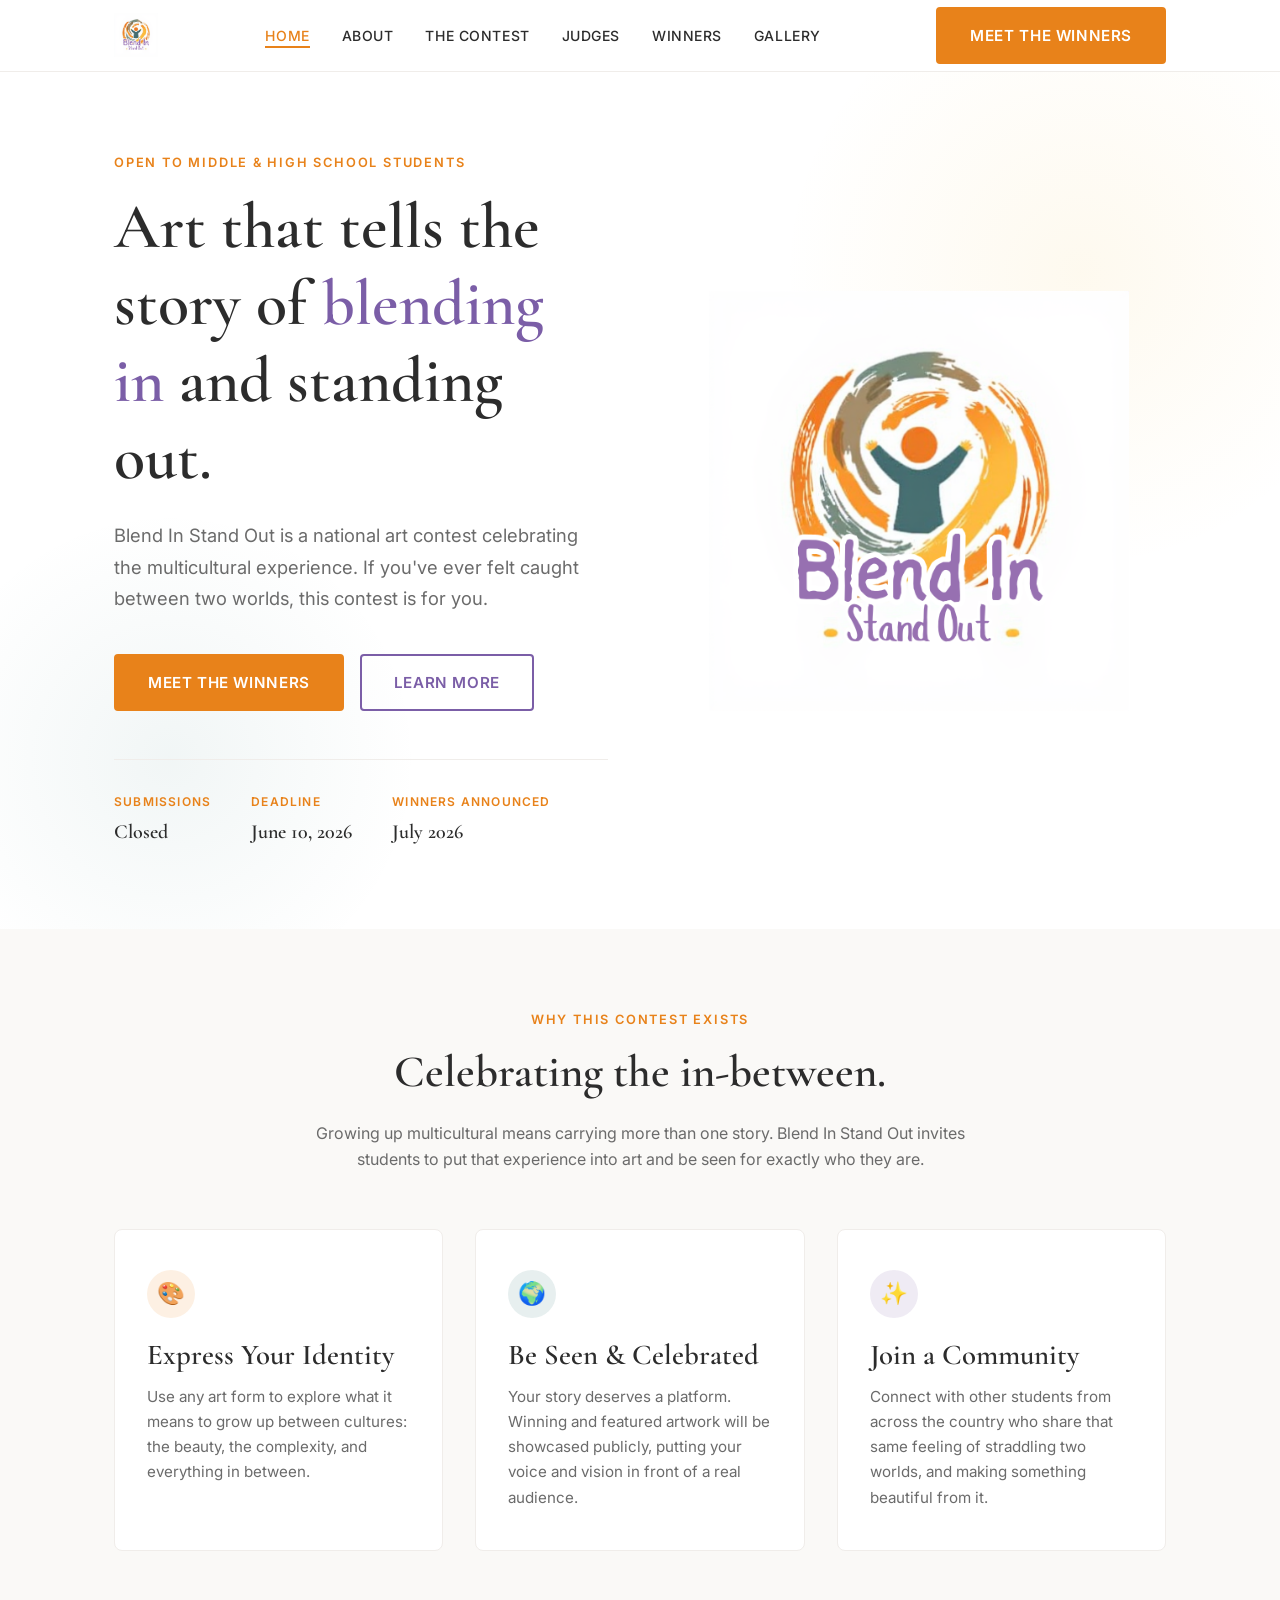
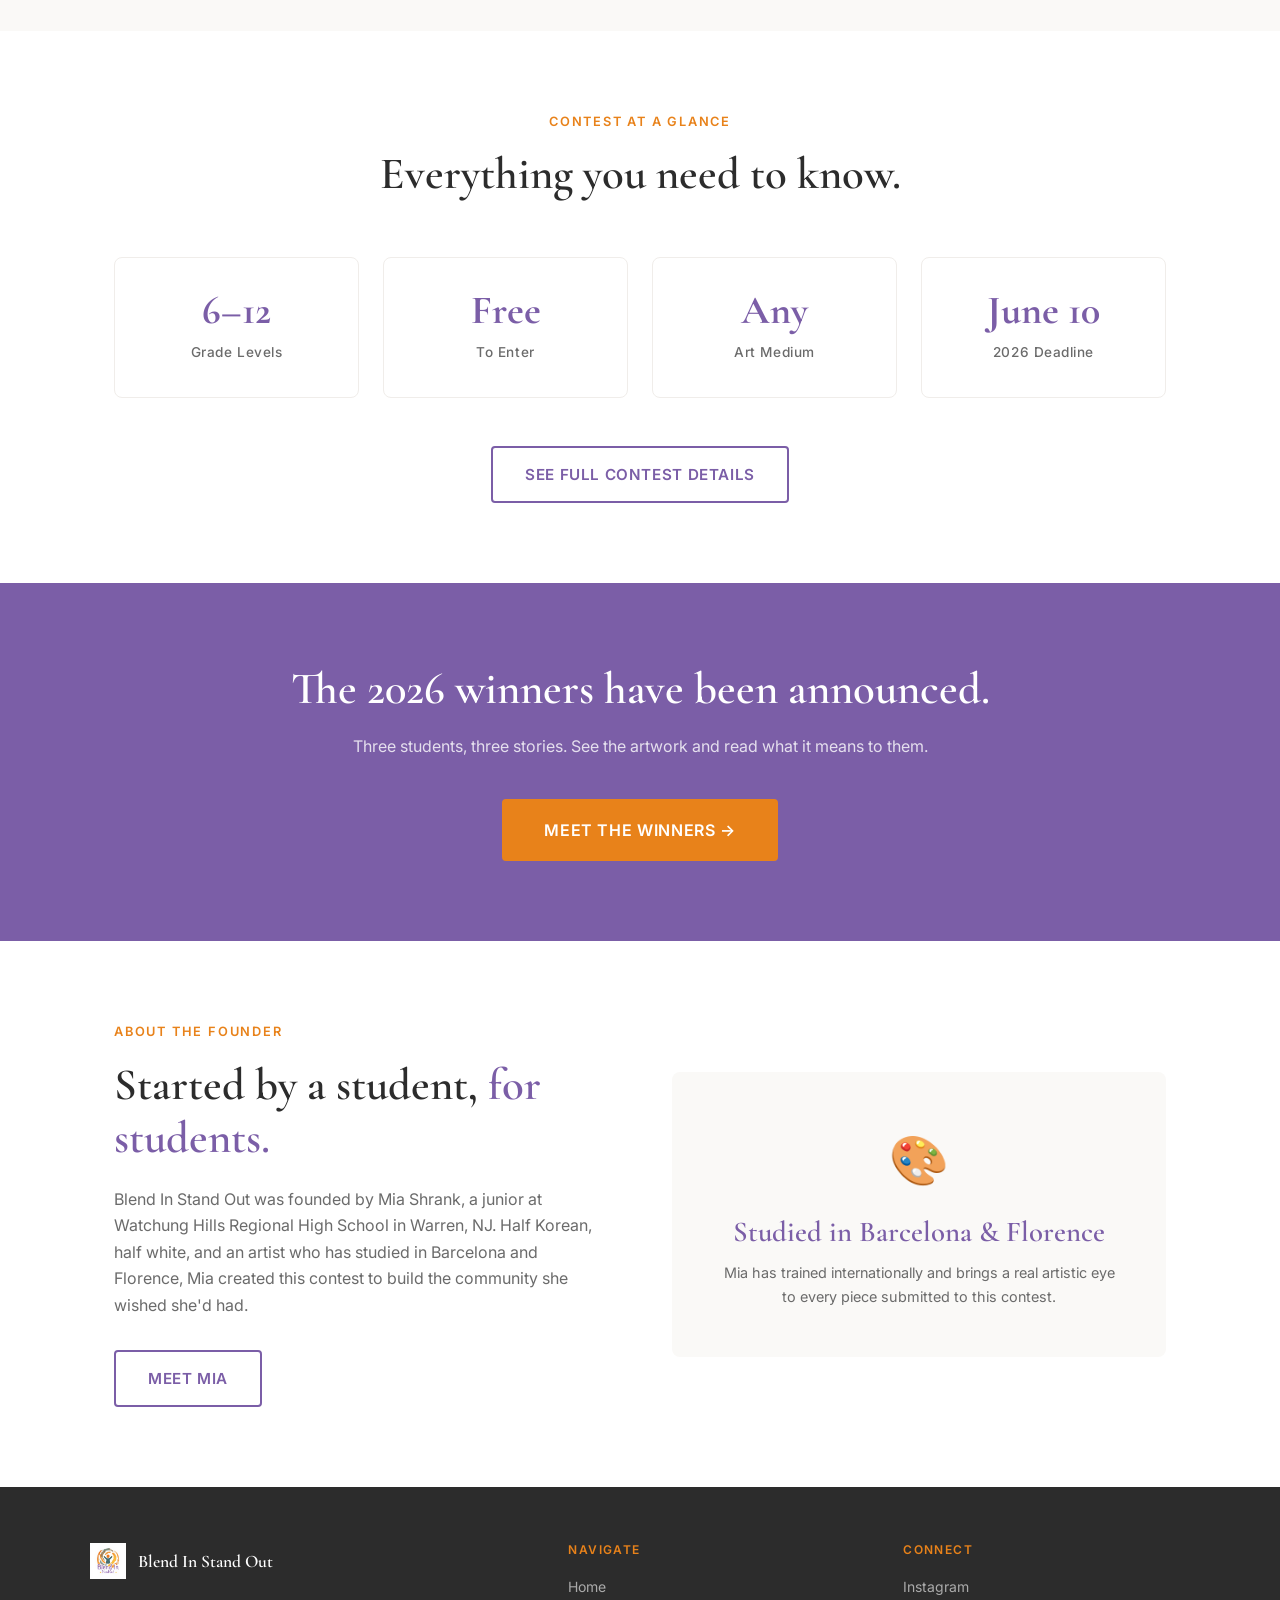
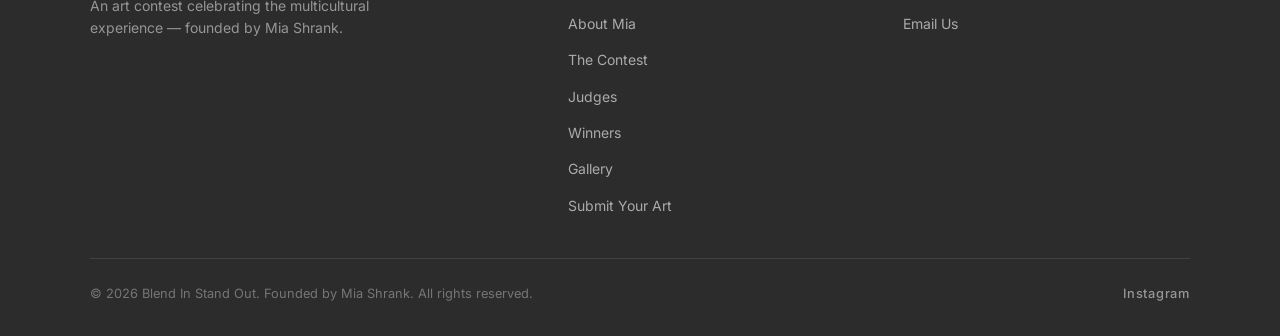
<file: index.html>
<!DOCTYPE html>
<html lang="en">
<head>
  <meta charset="UTF-8" />
  <meta name="viewport" content="width=device-width, initial-scale=1.0" />
  <title>Blend In Stand Out — Art Contest Celebrating the Multicultural Experience</title>
  <meta name="description" content="Blend In Stand Out is a national art contest celebrating the multicultural experience, open to middle and high school students." />
  <meta property="og:title" content="Blend In Stand Out Art Contest" />
  <meta property="og:description" content="An art contest celebrating the multicultural experience. Open to middle and high school students." />
  <meta property="og:image" content="images/logo.png" />
  <link rel="icon" href="images/logo.png" type="image/png" />
  <link rel="stylesheet" href="css/style.css" />
</head>
<body>

  <!-- NAVIGATION -->
  <nav class="nav">
    <div class="nav__inner">
      <a href="index.html" class="nav__logo">
        <img src="logo.png" alt="Blend In Stand Out" onerror="this.style.display='none'; this.nextElementSibling.style.display='block';" />
        <span class="nav__logo-text" style="display:none;">Blend In Stand Out</span>
      </a>
      <ul class="nav__links">
        <li><a href="index.html">Home</a></li>
        <li><a href="about.html">About</a></li>
        <li><a href="contest.html">The Contest</a></li>
        <li><a href="judges.html">Judges</a></li>
        <li><a href="winners.html">Winners</a></li>
        <li><a href="gallery.html">Gallery</a></li>
      </ul>
      <a href="winners.html" class="btn btn--primary nav__cta">Meet the Winners</a>
      <button class="nav__hamburger" aria-label="Open menu">
        <span></span><span></span><span></span>
      </button>
    </div>
  </nav>

  <!-- MOBILE NAV -->
  <div class="nav__mobile">
    <a href="index.html">Home</a>
    <a href="about.html">About</a>
    <a href="contest.html">The Contest</a>
    <a href="judges.html">Judges</a>
    <a href="winners.html">Winners</a>
    <a href="gallery.html">Gallery</a>
    <a href="winners.html" class="btn btn--primary">Meet the Winners</a>
  </div>

  <div class="page-content">

    <!-- HERO -->
    <section class="hero">
      <div class="hero__inner">
        <div class="hero__text">
          <p class="hero__eyebrow">Open to Middle &amp; High School Students</p>
          <h1 class="hero__title">
            Art that tells the story of <span>blending in</span> and standing out.
          </h1>
          <p class="hero__subtitle">
            Blend In Stand Out is a national art contest celebrating the multicultural experience. If you've ever felt caught between two worlds, this contest is for you.
          </p>
          <div class="hero__actions">
            <a href="winners.html" class="btn btn--primary">Meet the Winners</a>
            <a href="contest.html" class="btn btn--outline">Learn More</a>
          </div>
          <div class="hero__dates">
            <div class="hero__date-item">
              <span class="hero__date-label">Submissions</span>
              <span class="hero__date-value">Closed</span>
            </div>
            <div class="hero__date-item">
              <span class="hero__date-label">Deadline</span>
              <span class="hero__date-value">June 10, 2026</span>
            </div>
            <div class="hero__date-item">
              <span class="hero__date-label">Winners Announced</span>
              <span class="hero__date-value">July 2026</span>
            </div>
          </div>
        </div>
        <div class="hero__logo">
          <img src="logo.png" alt="Blend In Stand Out logo" />
        </div>
      </div>
    </section>

    <!-- MISSION -->
    <section class="section section--alt">
      <div class="container">
        <div class="text-center fade-in">
          <p class="hero__eyebrow">Why This Contest Exists</p>
          <h2>Celebrating the in-between.</h2>
          <p style="margin: 20px auto 0;">Growing up multicultural means carrying more than one story. Blend In Stand Out invites students to put that experience into art and be seen for exactly who they are.</p>
        </div>
        <div class="mission__grid">
          <div class="mission__card fade-in fade-in-delay-1">
            <div class="mission__icon mission__icon--orange">🎨</div>
            <h3>Express Your Identity</h3>
            <p>Use any art form to explore what it means to grow up between cultures: the beauty, the complexity, and everything in between.</p>
          </div>
          <div class="mission__card fade-in fade-in-delay-2">
            <div class="mission__icon mission__icon--teal">🌍</div>
            <h3>Be Seen &amp; Celebrated</h3>
            <p>Your story deserves a platform. Winning and featured artwork will be showcased publicly, putting your voice and vision in front of a real audience.</p>
          </div>
          <div class="mission__card fade-in fade-in-delay-3">
            <div class="mission__icon mission__icon--purple">✨</div>
            <h3>Join a Community</h3>
            <p>Connect with other students from across the country who share that same feeling of straddling two worlds, and making something beautiful from it.</p>
          </div>
        </div>
      </div>
    </section>

    <!-- SNAPSHOT -->
    <section class="section">
      <div class="container">
        <div class="text-center fade-in">
          <p class="hero__eyebrow">Contest at a Glance</p>
          <h2>Everything you need to know.</h2>
        </div>
        <div class="snapshot__grid">
          <div class="snapshot__item fade-in fade-in-delay-1">
            <span class="snapshot__number">6–12</span>
            <span class="snapshot__label">Grade Levels</span>
          </div>
          <div class="snapshot__item fade-in fade-in-delay-2">
            <span class="snapshot__number">Free</span>
            <span class="snapshot__label">To Enter</span>
          </div>
          <div class="snapshot__item fade-in fade-in-delay-3">
            <span class="snapshot__number">Any</span>
            <span class="snapshot__label">Art Medium</span>
          </div>
          <div class="snapshot__item fade-in fade-in-delay-3">
            <span class="snapshot__number">June 10</span>
            <span class="snapshot__label">2026 Deadline</span>
          </div>
        </div>
        <div style="text-align: center; margin-top: 48px;" class="fade-in">
          <a href="contest.html" class="btn btn--outline">See Full Contest Details</a>
        </div>
      </div>
    </section>

    <!-- CTA BANNER -->
    <section class="cta-banner fade-in">
      <div class="container">
        <h2>The 2026 winners have been announced.</h2>
        <p class="wide">Three students, three stories. See the artwork and read what it means to them.</p>
        <a href="winners.html" class="btn btn--primary">Meet the Winners →</a>
      </div>
    </section>

    <!-- ABOUT FOUNDER TEASER -->
    <section class="section">
      <div class="container">
        <div style="display: grid; grid-template-columns: 1fr 1fr; gap: 64px; align-items: center;" class="fade-in">
          <div>
            <p class="hero__eyebrow">About the Founder</p>
            <h2>Started by a student, <span style="color: var(--purple);">for students.</span></h2>
            <p style="margin: 20px 0 32px;">Blend In Stand Out was founded by Mia Shrank, a junior at Watchung Hills Regional High School in Warren, NJ. Half Korean, half white, and an artist who has studied in Barcelona and Florence, Mia created this contest to build the community she wished she'd had.</p>
            <a href="about.html" class="btn btn--outline">Meet Mia</a>
          </div>
          <div style="background: var(--off-white); border-radius: 8px; padding: 48px; text-align: center;">
            <div style="font-size: 3rem; margin-bottom: 16px;">🎨</div>
            <h3 style="color: var(--purple); margin-bottom: 12px;">Studied in Barcelona &amp; Florence</h3>
            <p style="max-width: 100%; font-size: 0.9rem;">Mia has trained internationally and brings a real artistic eye to every piece submitted to this contest.</p>
          </div>
        </div>
      </div>
    </section>

  </div><!-- end .page-content -->

  <!-- FOOTER -->
  <footer class="footer">
    <div class="footer__inner">
      <div class="footer__top">
        <div class="footer__brand">
          <div class="footer__logo">
            <img src="logo.png" alt="Blend In Stand Out" onerror="this.style.display='none';" />
            <span class="footer__logo-text">Blend In Stand Out</span>
          </div>
          <p class="footer__tagline">An art contest celebrating the multicultural experience — founded by Mia Shrank.</p>
        </div>
        <div class="footer__col">
          <h4>Navigate</h4>
          <ul>
            <li><a href="index.html">Home</a></li>
            <li><a href="about.html">About Mia</a></li>
            <li><a href="contest.html">The Contest</a></li>
            <li><a href="judges.html">Judges</a></li>
            <li><a href="winners.html">Winners</a></li>
            <li><a href="gallery.html">Gallery</a></li>
            <li><a href="submit.html">Submit Your Art</a></li>
          </ul>
        </div>
        <div class="footer__col">
          <h4>Connect</h4>
          <ul>
            <li><a href="https://www.instagram.com/blendinstandout.art/" target="_blank" rel="noopener noreferrer">Instagram</a></li>
            <li><a href="mailto:blendinstandout.art@gmail.com">Email Us</a></li>
          </ul>
        </div>
      </div>
      <div class="footer__bottom">
        <p class="footer__copy">© 2026 Blend In Stand Out. Founded by Mia Shrank. All rights reserved.</p>
        <div class="footer__social">
          <a href="https://www.instagram.com/blendinstandout.art/" target="_blank" rel="noopener noreferrer">Instagram</a>
        </div>
      </div>
    </div>
  </footer>

  <script src="js/main.js"></script>
</body>
</html>
</file>
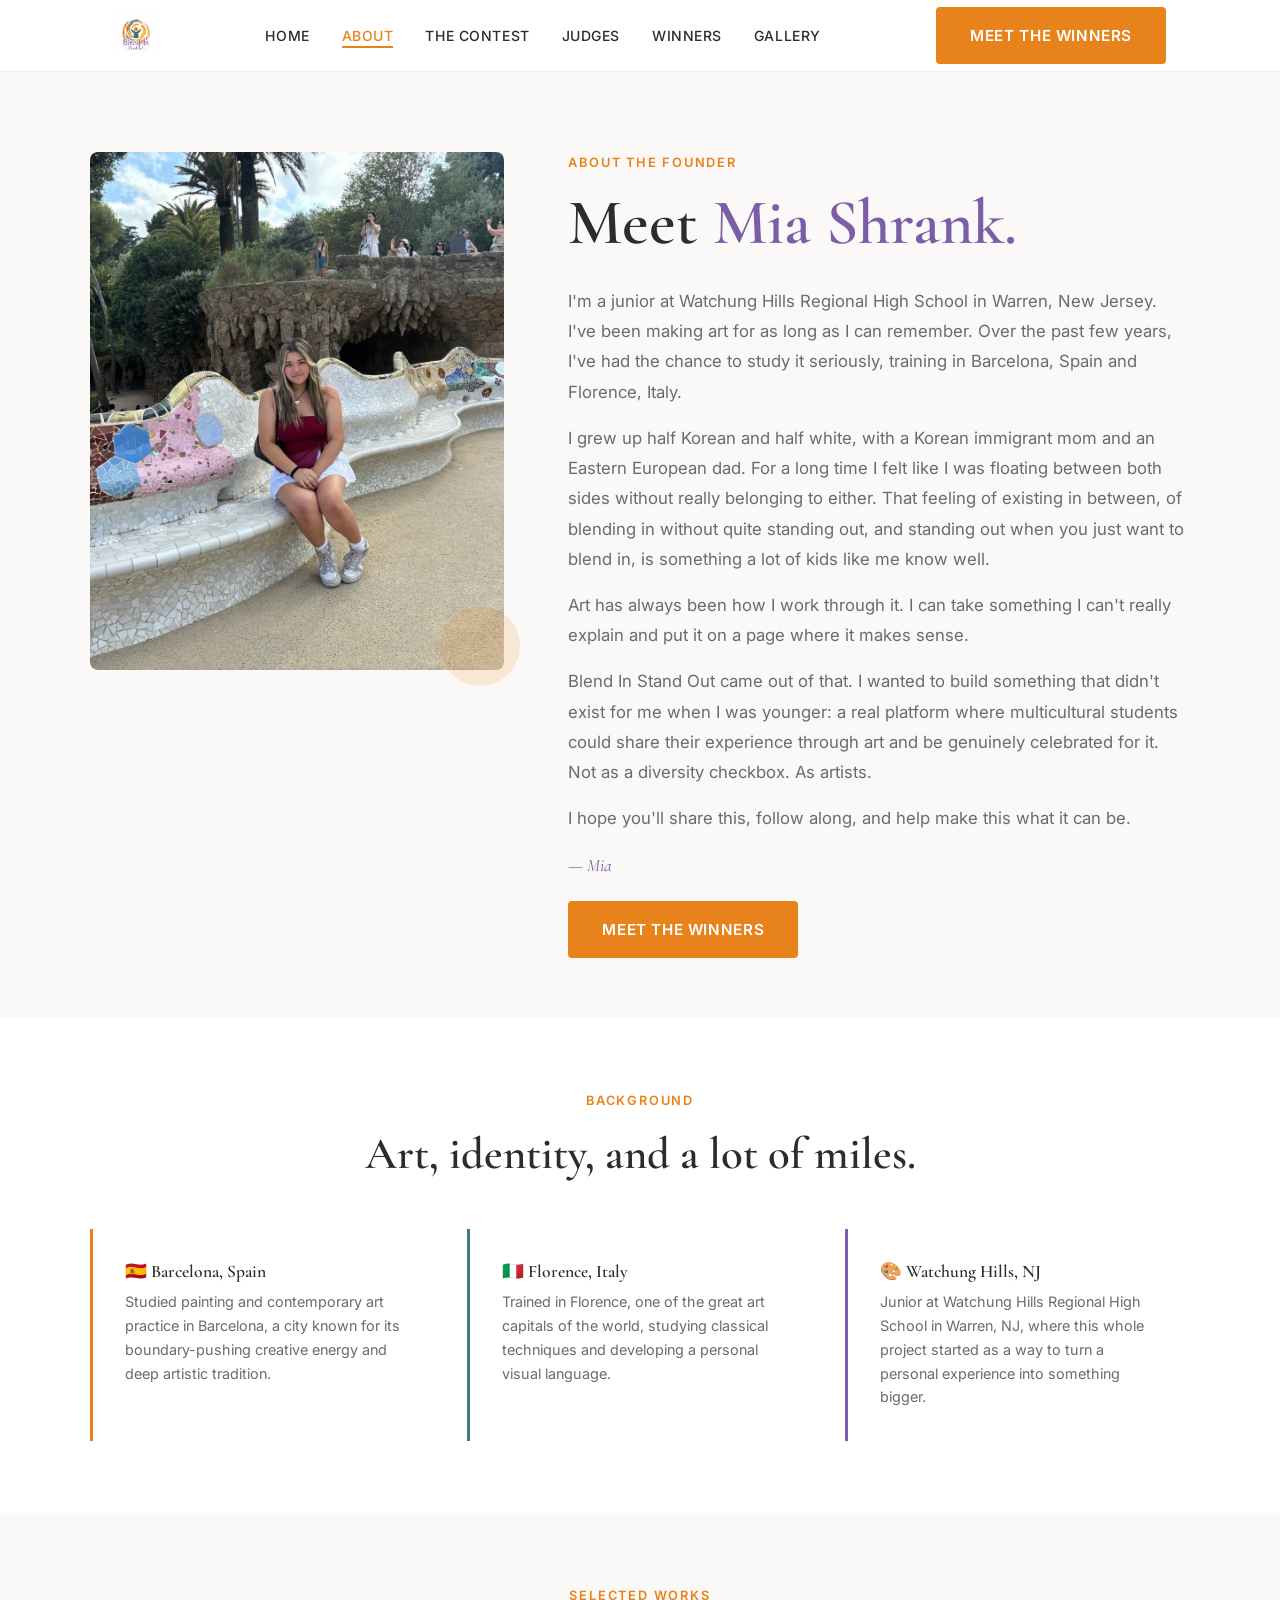
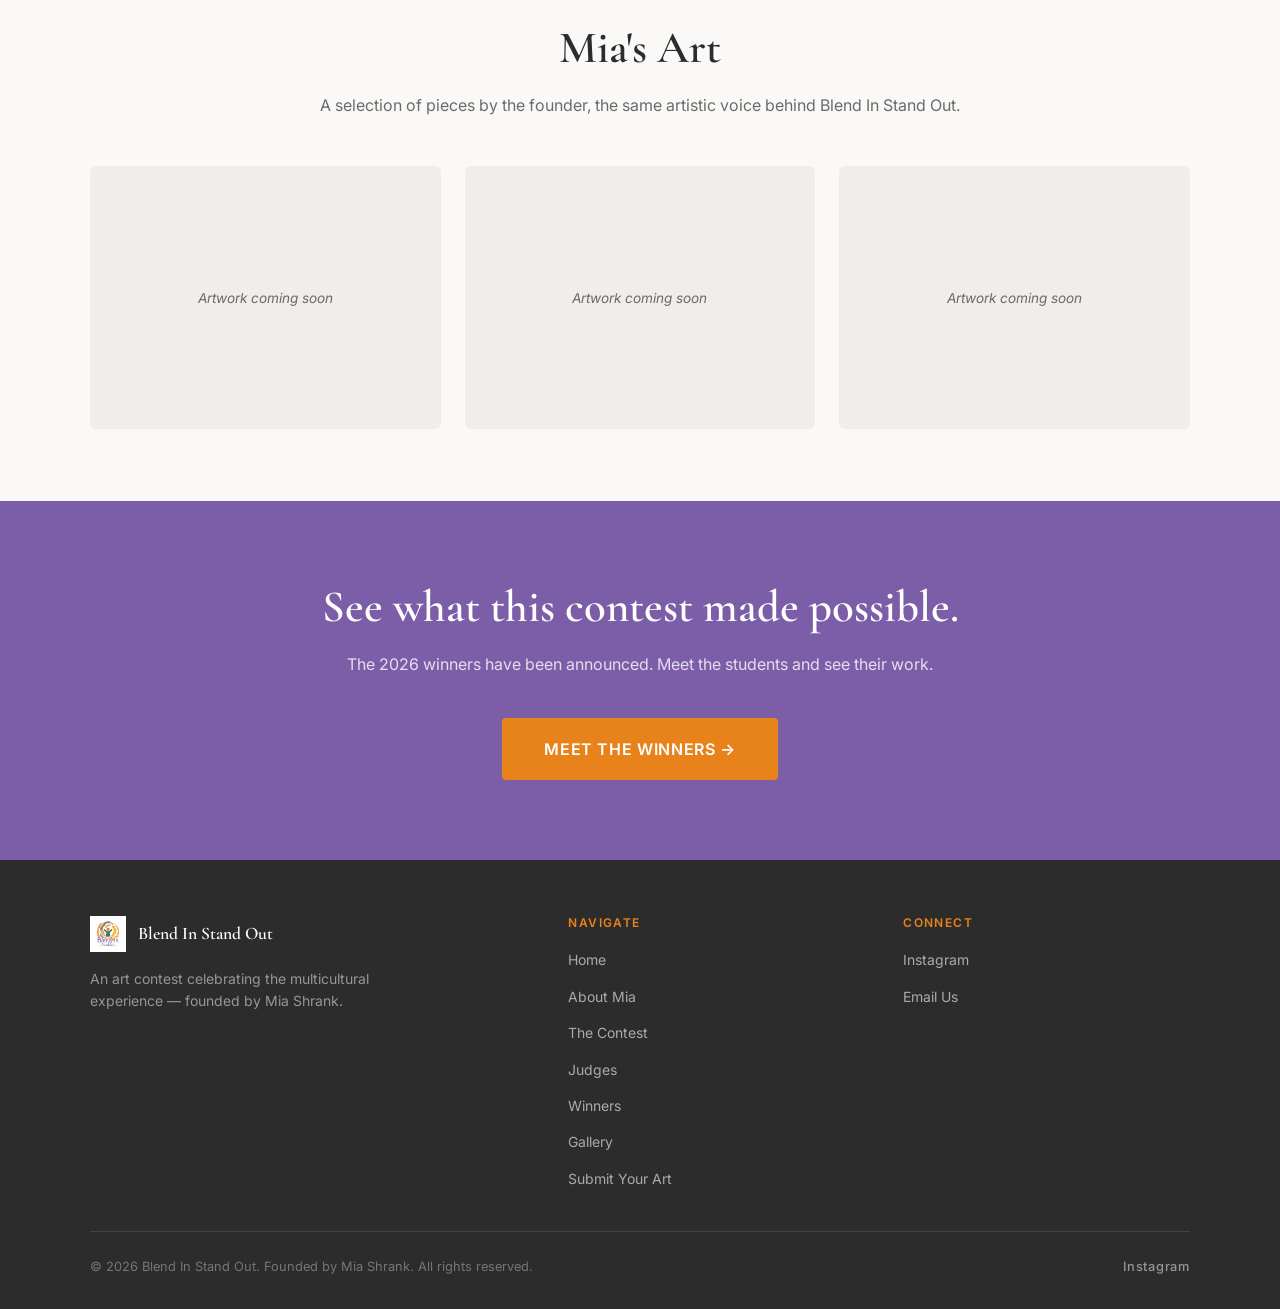
<file: about.html>
<!DOCTYPE html>
<html lang="en">
<head>
  <meta charset="UTF-8" />
  <meta name="viewport" content="width=device-width, initial-scale=1.0" />
  <title>About Mia Shrank — Blend In Stand Out</title>
  <meta name="description" content="Meet Mia Shrank, the founder of Blend In Stand Out, a junior at Watchung Hills Regional High School and artist who studied in Barcelona and Florence." />
  <link rel="icon" href="images/logo.png" type="image/png" />
  <link rel="stylesheet" href="css/style.css" />
</head>
<body>

  <!-- NAVIGATION -->
  <nav class="nav">
    <div class="nav__inner">
      <a href="index.html" class="nav__logo">
        <img src="logo.png" alt="Blend In Stand Out" onerror="this.style.display='none'; this.nextElementSibling.style.display='block';" />
        <span class="nav__logo-text" style="display:none;">Blend In Stand Out</span>
      </a>
      <ul class="nav__links">
        <li><a href="index.html">Home</a></li>
        <li><a href="about.html">About</a></li>
        <li><a href="contest.html">The Contest</a></li>
        <li><a href="judges.html">Judges</a></li>
        <li><a href="winners.html">Winners</a></li>
        <li><a href="gallery.html">Gallery</a></li>
      </ul>
      <a href="winners.html" class="btn btn--primary nav__cta">Meet the Winners</a>
      <button class="nav__hamburger" aria-label="Open menu">
        <span></span><span></span><span></span>
      </button>
    </div>
  </nav>
  <div class="nav__mobile">
    <a href="index.html">Home</a>
    <a href="about.html">About</a>
    <a href="contest.html">The Contest</a>
    <a href="judges.html">Judges</a>
    <a href="winners.html">Winners</a>
    <a href="gallery.html">Gallery</a>
    <a href="winners.html" class="btn btn--primary">Meet the Winners</a>
  </div>

  <div class="page-content">

    <!-- ABOUT HERO -->
    <section class="about-hero">
      <div class="about-hero__inner">
        <div class="about-hero__photo">
          <img src="mia.JPG" alt="Mia Shrank at Park Güell, Barcelona" class="about-hero__img" />
          <div class="about-hero__accent"></div>
        </div>
        <div class="about-hero__content">
          <p class="about-hero__eyebrow">About the Founder</p>
          <h1>Meet <span>Mia Shrank.</span></h1>
          <div class="about-hero__bio fade-in">
            <p>
              I'm a junior at Watchung Hills Regional High School in Warren, New Jersey. I've been making art for as long as I can remember. Over the past few years, I've had the chance to study it seriously, training in Barcelona, Spain and Florence, Italy.
            </p>
            <p>
              I grew up half Korean and half white, with a Korean immigrant mom and an Eastern European dad. For a long time I felt like I was floating between both sides without really belonging to either. That feeling of existing in between, of blending in without quite standing out, and standing out when you just want to blend in, is something a lot of kids like me know well.
            </p>
            <p>
              Art has always been how I work through it. I can take something I can't really explain and put it on a page where it makes sense.
            </p>
            <p>
              Blend In Stand Out came out of that. I wanted to build something that didn't exist for me when I was younger: a real platform where multicultural students could share their experience through art and be genuinely celebrated for it. Not as a diversity checkbox. As artists.
            </p>
            <p>
              I hope you'll share this, follow along, and help make this what it can be.
            </p>
            <p style="color: var(--purple); font-family: var(--font-heading); font-size: 1.1rem; font-style: italic;">— Mia</p>
          </div>
          <a href="winners.html" class="btn btn--primary">Meet the Winners</a>
        </div>
      </div>
    </section>

    <!-- HIGHLIGHTS -->
    <section class="about-highlights">
      <div class="about-highlights__inner">
        <div class="text-center fade-in">
          <p class="hero__eyebrow">Background</p>
          <h2>Art, identity, and a lot of miles.</h2>
        </div>
        <div class="about-highlights__grid">
          <div class="about-highlight fade-in fade-in-delay-1">
            <h3>🇪🇸 Barcelona, Spain</h3>
            <p>Studied painting and contemporary art practice in Barcelona, a city known for its boundary-pushing creative energy and deep artistic tradition.</p>
          </div>
          <div class="about-highlight fade-in fade-in-delay-2">
            <h3>🇮🇹 Florence, Italy</h3>
            <p>Trained in Florence, one of the great art capitals of the world, studying classical techniques and developing a personal visual language.</p>
          </div>
          <div class="about-highlight fade-in fade-in-delay-3">
            <h3>🎨 Watchung Hills, NJ</h3>
            <p>Junior at Watchung Hills Regional High School in Warren, NJ, where this whole project started as a way to turn a personal experience into something bigger.</p>
          </div>
        </div>
      </div>
    </section>

    <!-- ARTWORK SECTION -->
    <section class="artwork-section">
      <div class="artwork-section__inner">
        <div class="text-center fade-in">
          <p class="hero__eyebrow">Selected Works</p>
          <h2>Mia's Art</h2>
          <p style="margin: 16px auto 0;">A selection of pieces by the founder, the same artistic voice behind Blend In Stand Out.</p>
        </div>
        <div class="artwork-grid">
          <div class="artwork-item">Artwork coming soon</div>
          <div class="artwork-item">Artwork coming soon</div>
          <div class="artwork-item">Artwork coming soon</div>
        </div>
      </div>
    </section>

    <!-- CTA -->
    <section class="cta-banner fade-in">
      <div class="container">
        <h2>See what this contest made possible.</h2>
        <p class="wide">The 2026 winners have been announced. Meet the students and see their work.</p>
        <a href="winners.html" class="btn btn--primary">Meet the Winners →</a>
      </div>
    </section>

  </div>

  <!-- FOOTER -->
  <footer class="footer">
    <div class="footer__inner">
      <div class="footer__top">
        <div class="footer__brand">
          <div class="footer__logo">
            <img src="logo.png" alt="Blend In Stand Out" onerror="this.style.display='none';" />
            <span class="footer__logo-text">Blend In Stand Out</span>
          </div>
          <p class="footer__tagline">An art contest celebrating the multicultural experience — founded by Mia Shrank.</p>
        </div>
        <div class="footer__col">
          <h4>Navigate</h4>
          <ul>
            <li><a href="index.html">Home</a></li>
            <li><a href="about.html">About Mia</a></li>
            <li><a href="contest.html">The Contest</a></li>
            <li><a href="judges.html">Judges</a></li>
            <li><a href="winners.html">Winners</a></li>
            <li><a href="gallery.html">Gallery</a></li>
            <li><a href="submit.html">Submit Your Art</a></li>
          </ul>
        </div>
        <div class="footer__col">
          <h4>Connect</h4>
          <ul>
            <li><a href="https://www.instagram.com/blendinstandout.art/" target="_blank" rel="noopener noreferrer">Instagram</a></li>
            <li><a href="mailto:blendinstandout.art@gmail.com">Email Us</a></li>
          </ul>
        </div>
      </div>
      <div class="footer__bottom">
        <p class="footer__copy">© 2026 Blend In Stand Out. Founded by Mia Shrank. All rights reserved.</p>
        <div class="footer__social">
          <a href="https://www.instagram.com/blendinstandout.art/" target="_blank" rel="noopener noreferrer">Instagram</a>
        </div>
      </div>
    </div>
  </footer>

  <script src="js/main.js"></script>
</body>
</html>
</file>
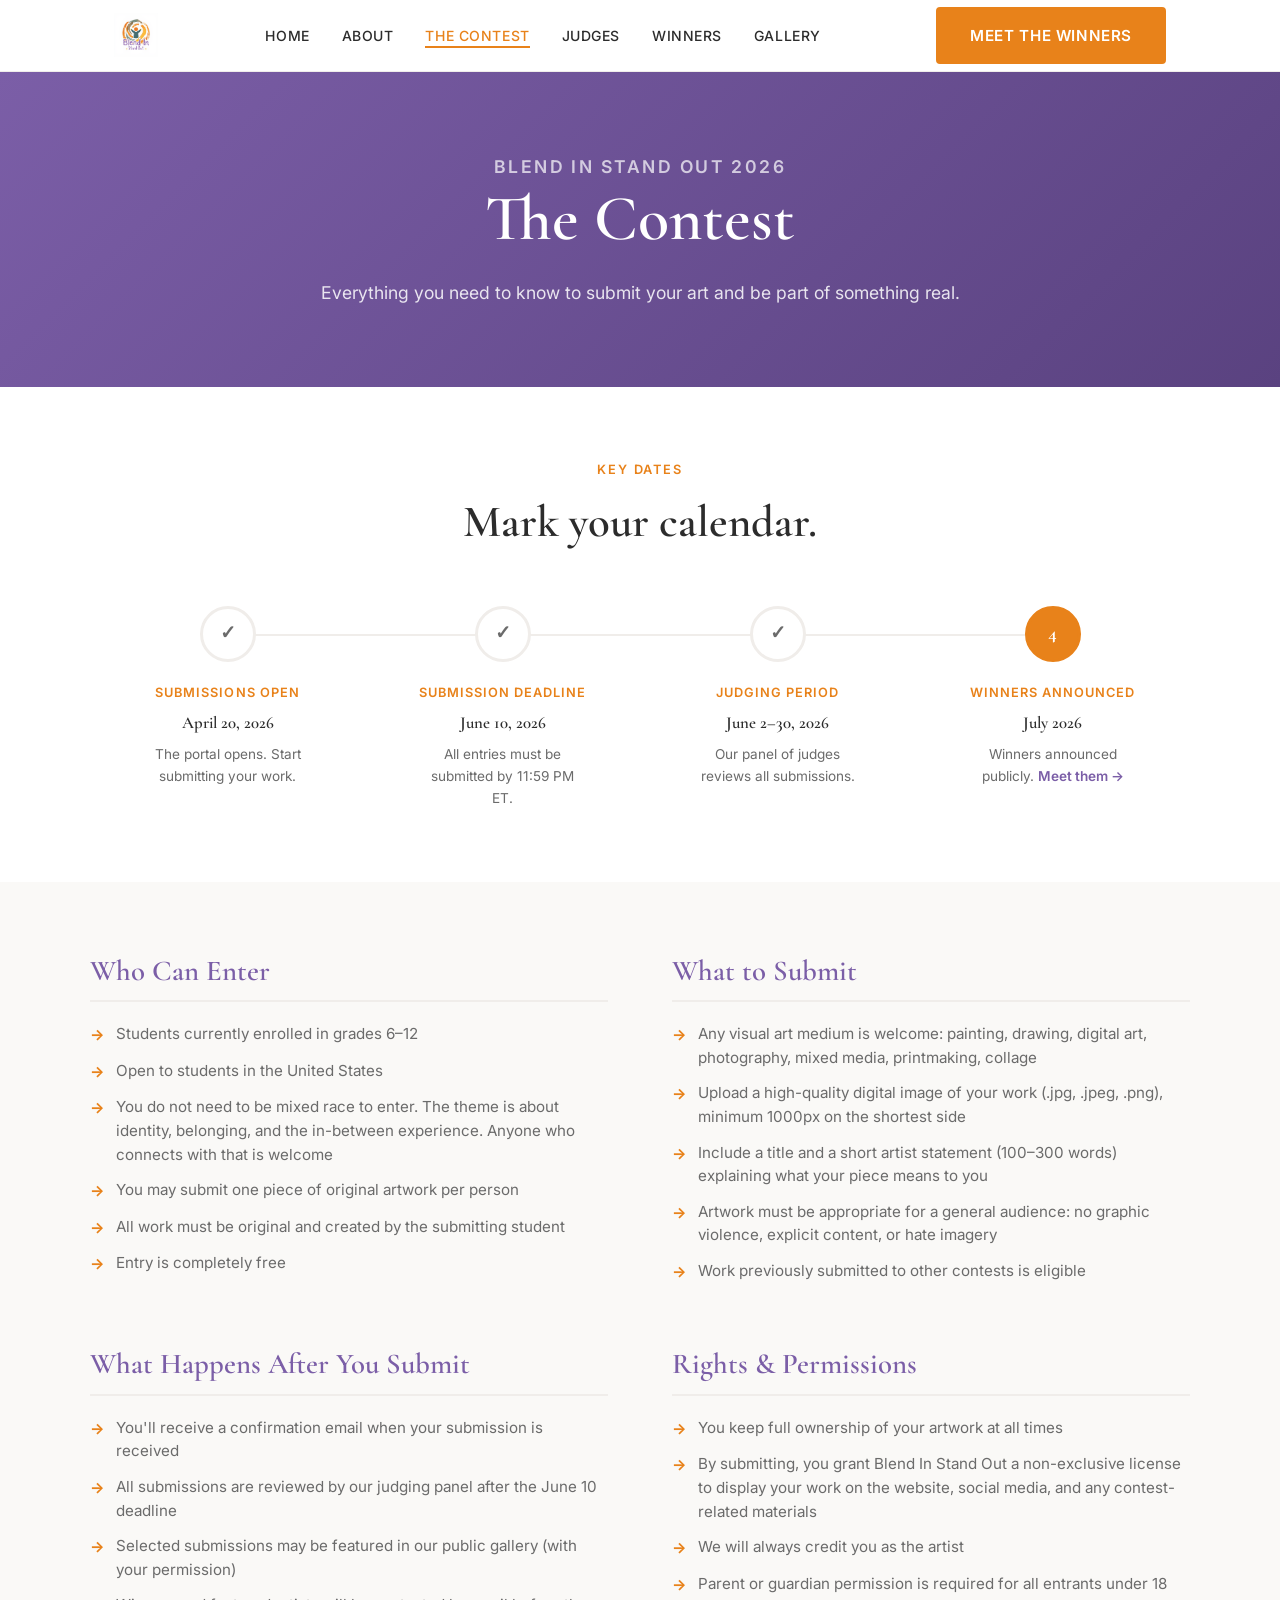
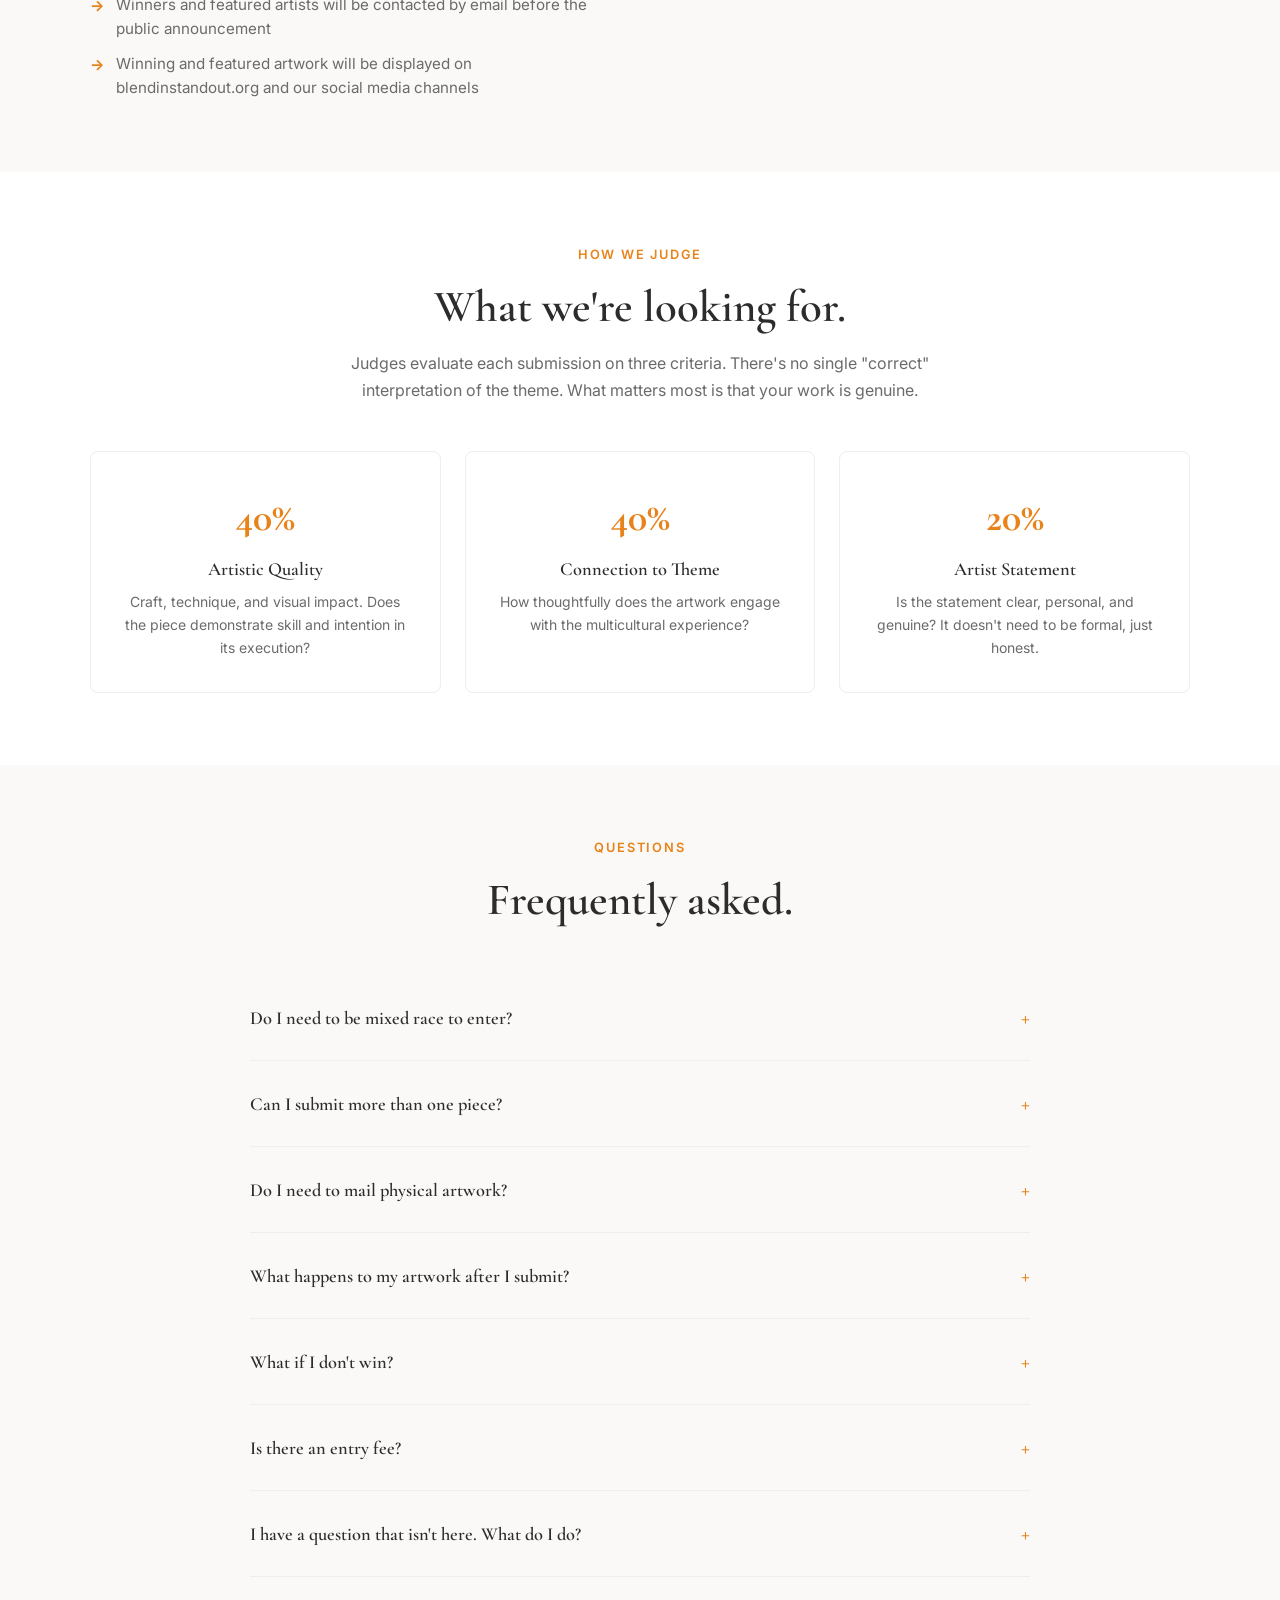
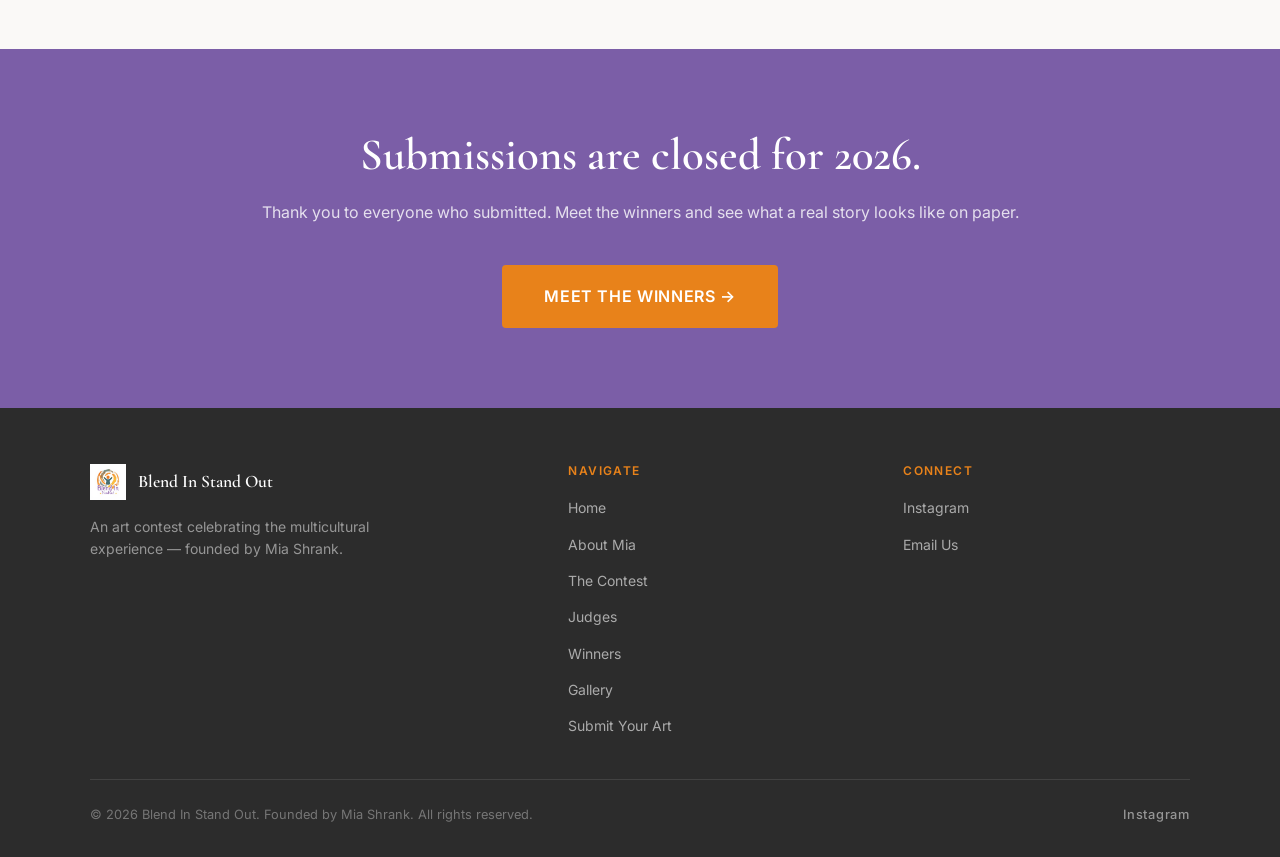
<file: contest.html>
<!DOCTYPE html>
<html lang="en">
<head>
  <meta charset="UTF-8" />
  <meta name="viewport" content="width=device-width, initial-scale=1.0" />
  <title>The Contest — Blend In Stand Out</title>
  <meta name="description" content="Contest rules, timeline, eligibility, and judging criteria for Blend In Stand Out 2026." />
  <link rel="icon" href="images/logo.png" type="image/png" />
  <link rel="stylesheet" href="css/style.css" />
</head>
<body>

  <!-- NAVIGATION -->
  <nav class="nav">
    <div class="nav__inner">
      <a href="index.html" class="nav__logo">
        <img src="logo.png" alt="Blend In Stand Out" onerror="this.style.display='none'; this.nextElementSibling.style.display='block';" />
        <span class="nav__logo-text" style="display:none;">Blend In Stand Out</span>
      </a>
      <ul class="nav__links">
        <li><a href="index.html">Home</a></li>
        <li><a href="about.html">About</a></li>
        <li><a href="contest.html">The Contest</a></li>
        <li><a href="judges.html">Judges</a></li>
        <li><a href="winners.html">Winners</a></li>
        <li><a href="gallery.html">Gallery</a></li>
      </ul>
      <a href="winners.html" class="btn btn--primary nav__cta">Meet the Winners</a>
      <button class="nav__hamburger" aria-label="Open menu">
        <span></span><span></span><span></span>
      </button>
    </div>
  </nav>
  <div class="nav__mobile">
    <a href="index.html">Home</a>
    <a href="about.html">About</a>
    <a href="contest.html">The Contest</a>
    <a href="judges.html">Judges</a>
    <a href="winners.html">Winners</a>
    <a href="gallery.html">Gallery</a>
    <a href="winners.html" class="btn btn--primary">Meet the Winners</a>
  </div>

  <div class="page-content">

    <!-- HERO -->
    <section class="contest-hero">
      <div class="container">
        <p class="hero__eyebrow" style="color: rgba(255,255,255,0.7);">Blend In Stand Out 2026</p>
        <h1>The Contest</h1>
        <p>Everything you need to know to submit your art and be part of something real.</p>
      </div>
    </section>

    <!-- TIMELINE -->
    <section class="timeline">
      <div class="timeline__inner">
        <div class="text-center fade-in">
          <p class="hero__eyebrow">Key Dates</p>
          <h2>Mark your calendar.</h2>
        </div>
        <div class="timeline__steps">
          <div class="timeline__step fade-in fade-in-delay-1">
            <div class="timeline__dot">✓</div>
            <div class="timeline__label">Submissions Open</div>
            <div class="timeline__date">April 20, 2026</div>
            <p class="timeline__desc">The portal opens. Start submitting your work.</p>
          </div>
          <div class="timeline__step fade-in fade-in-delay-2">
            <div class="timeline__dot">✓</div>
            <div class="timeline__label">Submission Deadline</div>
            <div class="timeline__date">June 10, 2026</div>
            <p class="timeline__desc">All entries must be submitted by 11:59 PM ET.</p>
          </div>
          <div class="timeline__step fade-in fade-in-delay-3">
            <div class="timeline__dot">✓</div>
            <div class="timeline__label">Judging Period</div>
            <div class="timeline__date">June 2–30, 2026</div>
            <p class="timeline__desc">Our panel of judges reviews all submissions.</p>
          </div>
          <div class="timeline__step timeline__step--active fade-in fade-in-delay-3">
            <div class="timeline__dot">4</div>
            <div class="timeline__label">Winners Announced</div>
            <div class="timeline__date">July 2026</div>
            <p class="timeline__desc">Winners announced publicly. <a href="winners.html" style="color: var(--purple); font-weight: 600;">Meet them →</a></p>
          </div>
        </div>
      </div>
    </section>

    <!-- DETAILS -->
    <section class="contest-details">
      <div class="contest-details__inner">
        <div class="contest-block fade-in">
          <h3>Who Can Enter</h3>
          <ul class="contest-list">
            <li>Students currently enrolled in grades 6–12</li>
            <li>Open to students in the United States</li>
            <li>You do not need to be mixed race to enter. The theme is about identity, belonging, and the in-between experience. Anyone who connects with that is welcome</li>
            <li>You may submit one piece of original artwork per person</li>
            <li>All work must be original and created by the submitting student</li>
            <li>Entry is completely free</li>
          </ul>
        </div>
        <div class="contest-block fade-in fade-in-delay-1">
          <h3>What to Submit</h3>
          <ul class="contest-list">
            <li>Any visual art medium is welcome: painting, drawing, digital art, photography, mixed media, printmaking, collage</li>
            <li>Upload a high-quality digital image of your work (.jpg, .jpeg, .png), minimum 1000px on the shortest side</li>
            <li>Include a title and a short artist statement (100–300 words) explaining what your piece means to you</li>
            <li>Artwork must be appropriate for a general audience: no graphic violence, explicit content, or hate imagery</li>
            <li>Work previously submitted to other contests is eligible</li>
          </ul>
        </div>
        <div class="contest-block fade-in">
          <h3>What Happens After You Submit</h3>
          <ul class="contest-list">
            <li>You'll receive a confirmation email when your submission is received</li>
            <li>All submissions are reviewed by our judging panel after the June 10 deadline</li>
            <li>Selected submissions may be featured in our public gallery (with your permission)</li>
            <li>Winners and featured artists will be contacted by email before the public announcement</li>
            <li>Winning and featured artwork will be displayed on blendinstandout.org and our social media channels</li>
          </ul>
        </div>
        <div class="contest-block fade-in fade-in-delay-1">
          <h3>Rights &amp; Permissions</h3>
          <ul class="contest-list">
            <li>You keep full ownership of your artwork at all times</li>
            <li>By submitting, you grant Blend In Stand Out a non-exclusive license to display your work on the website, social media, and any contest-related materials</li>
            <li>We will always credit you as the artist</li>
            <li>Parent or guardian permission is required for all entrants under 18</li>
          </ul>
        </div>
      </div>
    </section>

    <!-- JUDGING CRITERIA -->
    <section class="judging">
      <div class="judging__inner">
        <div class="text-center fade-in">
          <p class="hero__eyebrow">How We Judge</p>
          <h2>What we're looking for.</h2>
          <p style="margin: 16px auto 0;">Judges evaluate each submission on three criteria. There's no single "correct" interpretation of the theme. What matters most is that your work is genuine.</p>
        </div>
        <div class="judging__grid">
          <div class="judging__criteria fade-in fade-in-delay-1">
            <span class="judging__pct">40%</span>
            <h4>Artistic Quality</h4>
            <p>Craft, technique, and visual impact. Does the piece demonstrate skill and intention in its execution?</p>
          </div>
          <div class="judging__criteria fade-in fade-in-delay-2">
            <span class="judging__pct">40%</span>
            <h4>Connection to Theme</h4>
            <p>How thoughtfully does the artwork engage with the multicultural experience?</p>
          </div>
          <div class="judging__criteria fade-in fade-in-delay-3">
            <span class="judging__pct">20%</span>
            <h4>Artist Statement</h4>
            <p>Is the statement clear, personal, and genuine? It doesn't need to be formal, just honest.</p>
          </div>
        </div>
      </div>
    </section>

    <!-- FAQ -->
    <section class="faq">
      <div class="faq__inner">
        <div class="text-center fade-in">
          <p class="hero__eyebrow">Questions</p>
          <h2>Frequently asked.</h2>
        </div>
        <div class="faq__list">
          <div class="faq__item">
            <div class="faq__question">Do I need to be mixed race to enter?</div>
            <p class="faq__answer">No. The theme is about navigating multiple cultural identities, and that's something many students relate to. If the theme speaks to you and your art reflects it genuinely, you're welcome to submit.</p>
          </div>
          <div class="faq__item">
            <div class="faq__question">Can I submit more than one piece?</div>
            <p class="faq__answer">Each student may submit one piece of artwork per person for the 2026 contest.</p>
          </div>
          <div class="faq__item">
            <div class="faq__question">Do I need to mail physical artwork?</div>
            <p class="faq__answer">No. All submissions are digital. If you're submitting a painting, drawing, or sculpture, just take a high-quality photo of it and upload the image. Make sure the lighting is good and the full piece is in frame.</p>
          </div>
          <div class="faq__item">
            <div class="faq__question">What happens to my artwork after I submit?</div>
            <p class="faq__answer">You keep full ownership of your work. By submitting, you give Blend In Stand Out permission to display it on our website and social media, always with your name credited. We will not sell or commercially license your work.</p>
          </div>
          <div class="faq__item">
            <div class="faq__question">What if I don't win?</div>
            <p class="faq__answer">Judges will also select a number of "Featured Artist" submissions to be highlighted publicly, so there are multiple ways to be recognized. All participating students will receive a digital certificate of participation.</p>
          </div>
          <div class="faq__item">
            <div class="faq__question">Is there an entry fee?</div>
            <p class="faq__answer">No. Blend In Stand Out is completely free to enter.</p>
          </div>
          <div class="faq__item">
            <div class="faq__question">I have a question that isn't here. What do I do?</div>
            <p class="faq__answer">Email us at blendinstandout.art@gmail.com and we'll get back to you as soon as we can.</p>
          </div>
        </div>
      </div>
    </section>

    <!-- CTA -->
    <section class="cta-banner fade-in">
      <div class="container">
        <h2>Submissions are closed for 2026.</h2>
        <p class="wide">Thank you to everyone who submitted. Meet the winners and see what a real story looks like on paper.</p>
        <a href="winners.html" class="btn btn--primary">Meet the Winners →</a>
      </div>
    </section>

  </div>

  <!-- FOOTER -->
  <footer class="footer">
    <div class="footer__inner">
      <div class="footer__top">
        <div class="footer__brand">
          <div class="footer__logo">
            <img src="logo.png" alt="Blend In Stand Out" onerror="this.style.display='none';" />
            <span class="footer__logo-text">Blend In Stand Out</span>
          </div>
          <p class="footer__tagline">An art contest celebrating the multicultural experience — founded by Mia Shrank.</p>
        </div>
        <div class="footer__col">
          <h4>Navigate</h4>
          <ul>
            <li><a href="index.html">Home</a></li>
            <li><a href="about.html">About Mia</a></li>
            <li><a href="contest.html">The Contest</a></li>
            <li><a href="judges.html">Judges</a></li>
            <li><a href="winners.html">Winners</a></li>
            <li><a href="gallery.html">Gallery</a></li>
            <li><a href="submit.html">Submit Your Art</a></li>
          </ul>
        </div>
        <div class="footer__col">
          <h4>Connect</h4>
          <ul>
            <li><a href="https://www.instagram.com/blendinstandout.art/" target="_blank" rel="noopener noreferrer">Instagram</a></li>
            <li><a href="mailto:blendinstandout.art@gmail.com">Email Us</a></li>
          </ul>
        </div>
      </div>
      <div class="footer__bottom">
        <p class="footer__copy">© 2026 Blend In Stand Out. Founded by Mia Shrank. All rights reserved.</p>
        <div class="footer__social">
          <a href="https://www.instagram.com/blendinstandout.art/" target="_blank" rel="noopener noreferrer">Instagram</a>
        </div>
      </div>
    </div>
  </footer>

  <script src="js/main.js"></script>
</body>
</html>
</file>
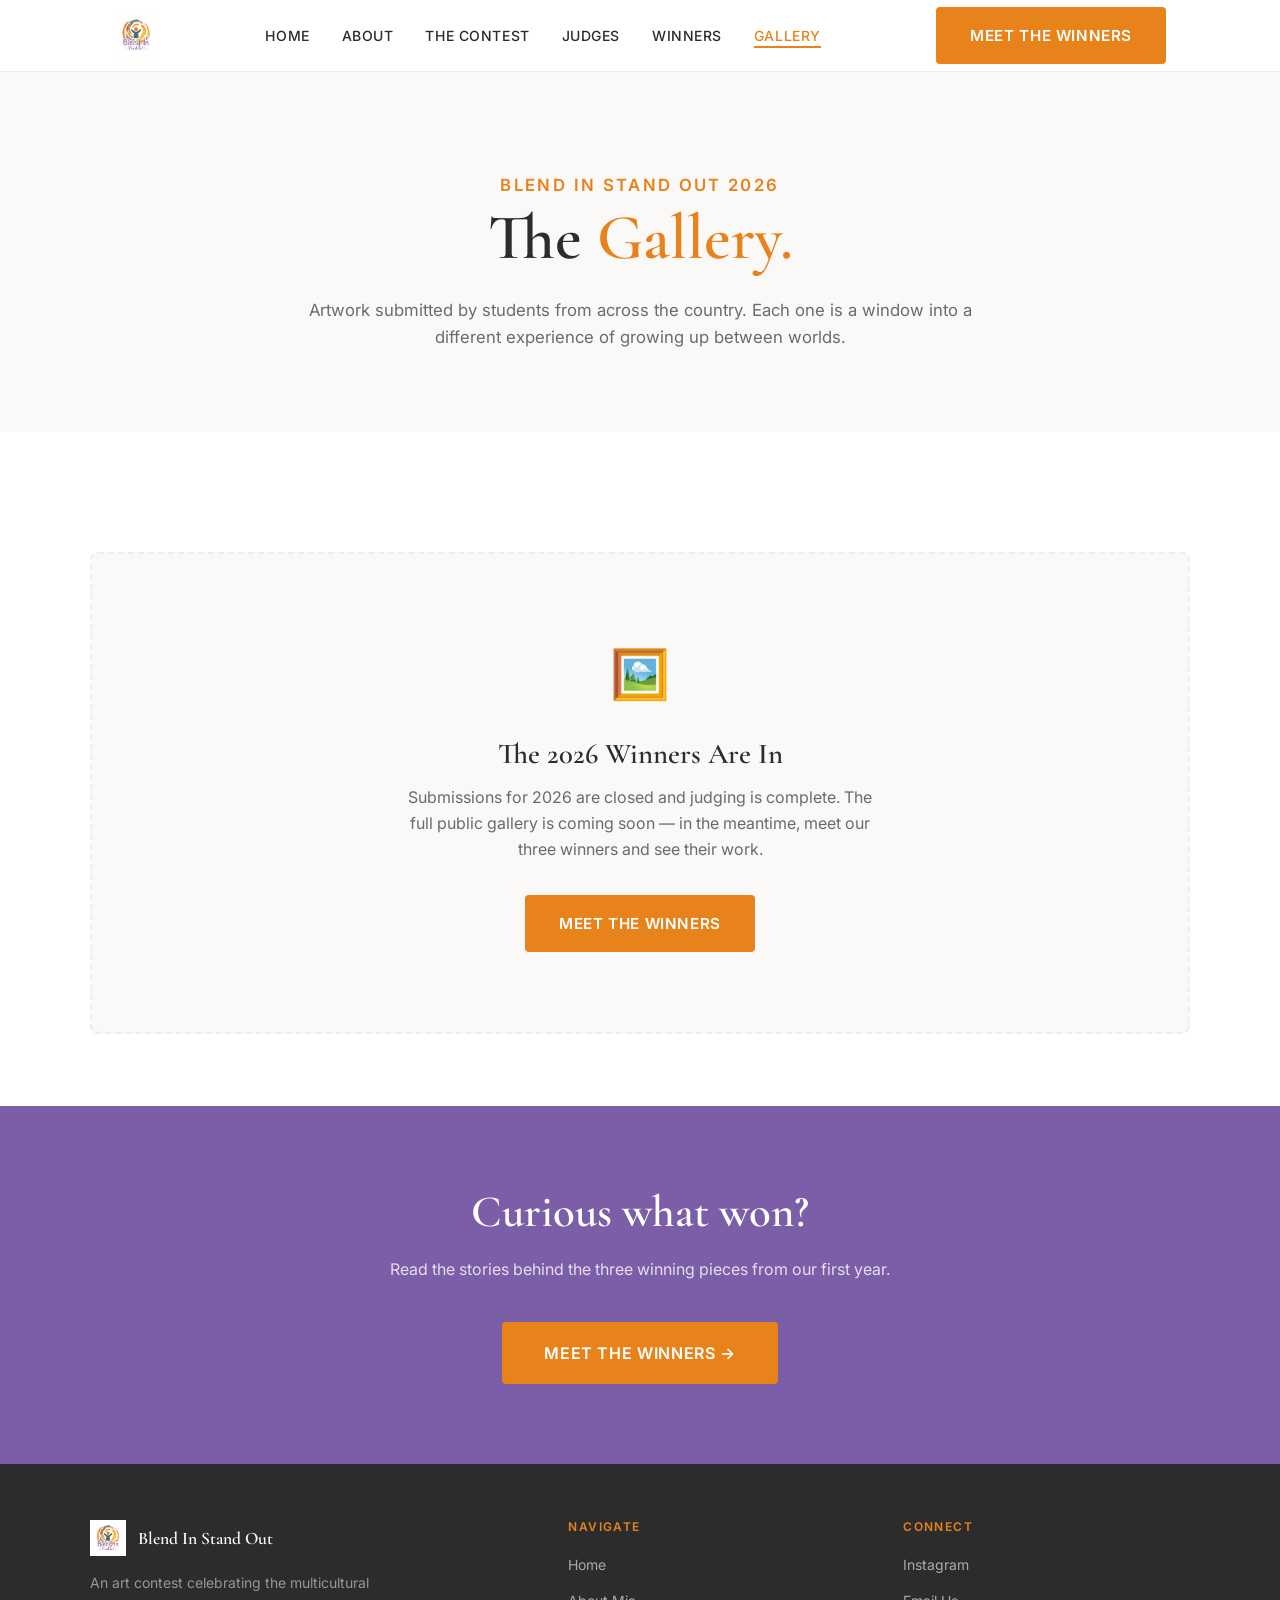
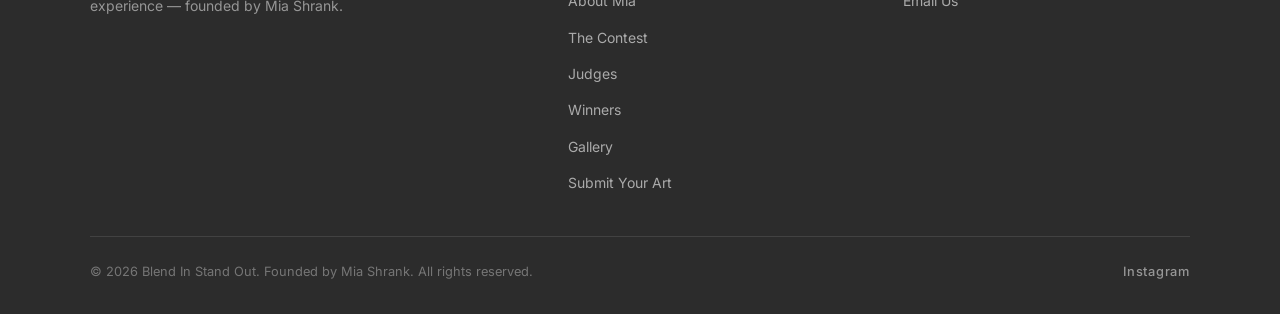
<file: gallery.html>
<!DOCTYPE html>
<html lang="en">
<head>
  <meta charset="UTF-8" />
  <meta name="viewport" content="width=device-width, initial-scale=1.0" />
  <title>Gallery — Blend In Stand Out</title>
  <meta name="description" content="Browse artwork submitted to Blend In Stand Out, a contest celebrating the multicultural experience." />
  <link rel="icon" href="images/logo.png" type="image/png" />
  <link rel="stylesheet" href="css/style.css" />
</head>
<body>

  <!-- NAVIGATION -->
  <nav class="nav">
    <div class="nav__inner">
      <a href="index.html" class="nav__logo">
        <img src="logo.png" alt="Blend In Stand Out" onerror="this.style.display='none'; this.nextElementSibling.style.display='block';" />
        <span class="nav__logo-text" style="display:none;">Blend In Stand Out</span>
      </a>
      <ul class="nav__links">
        <li><a href="index.html">Home</a></li>
        <li><a href="about.html">About</a></li>
        <li><a href="contest.html">The Contest</a></li>
        <li><a href="judges.html">Judges</a></li>
        <li><a href="winners.html">Winners</a></li>
        <li><a href="gallery.html">Gallery</a></li>
      </ul>
      <a href="winners.html" class="btn btn--primary nav__cta">Meet the Winners</a>
      <button class="nav__hamburger" aria-label="Open menu">
        <span></span><span></span><span></span>
      </button>
    </div>
  </nav>
  <div class="nav__mobile">
    <a href="index.html">Home</a>
    <a href="about.html">About</a>
    <a href="contest.html">The Contest</a>
    <a href="judges.html">Judges</a>
    <a href="winners.html">Winners</a>
    <a href="gallery.html">Gallery</a>
    <a href="winners.html" class="btn btn--primary">Meet the Winners</a>
  </div>

  <div class="page-content">

    <!-- HERO -->
    <section class="gallery-hero">
      <div class="container">
        <p class="hero__eyebrow">Blend In Stand Out 2026</p>
        <h1>The <span>Gallery.</span></h1>
        <p>Artwork submitted by students from across the country. Each one is a window into a different experience of growing up between worlds.</p>
      </div>
    </section>

    <!-- GALLERY -->
    <section class="gallery-section">
      <div class="gallery-section__inner">

        <!-- Empty state — full public gallery coming soon -->
        <div class="gallery-empty fade-in">
          <div class="gallery-empty__icon">🖼️</div>
          <h3>The 2026 Winners Are In</h3>
          <p>Submissions for 2026 are closed and judging is complete. The full public gallery is coming soon — in the meantime, meet our three winners and see their work.</p>
          <div style="margin-top: 32px;">
            <a href="winners.html" class="btn btn--primary">Meet the Winners</a>
          </div>
        </div>

        <!-- GALLERY GRID — uncomment and populate once submissions are in -->
        <!--
        <div class="gallery-masonry">
          <div class="gallery-item">
            <img src="images/submissions/artwork-1.jpg" alt="Artwork title by Student Name" />
            <div class="gallery-item__overlay">
              <div class="gallery-item__info">
                <strong>Artwork Title</strong>
                <span>Student Name, Grade 11</span>
              </div>
            </div>
          </div>
        </div>
        -->

      </div>
    </section>

    <!-- CTA -->
    <section class="cta-banner fade-in">
      <div class="container">
        <h2>Curious what won?</h2>
        <p class="wide">Read the stories behind the three winning pieces from our first year.</p>
        <a href="winners.html" class="btn btn--primary">Meet the Winners →</a>
      </div>
    </section>

  </div>

  <!-- FOOTER -->
  <footer class="footer">
    <div class="footer__inner">
      <div class="footer__top">
        <div class="footer__brand">
          <div class="footer__logo">
            <img src="logo.png" alt="Blend In Stand Out" onerror="this.style.display='none';" />
            <span class="footer__logo-text">Blend In Stand Out</span>
          </div>
          <p class="footer__tagline">An art contest celebrating the multicultural experience — founded by Mia Shrank.</p>
        </div>
        <div class="footer__col">
          <h4>Navigate</h4>
          <ul>
            <li><a href="index.html">Home</a></li>
            <li><a href="about.html">About Mia</a></li>
            <li><a href="contest.html">The Contest</a></li>
            <li><a href="judges.html">Judges</a></li>
            <li><a href="winners.html">Winners</a></li>
            <li><a href="gallery.html">Gallery</a></li>
            <li><a href="submit.html">Submit Your Art</a></li>
          </ul>
        </div>
        <div class="footer__col">
          <h4>Connect</h4>
          <ul>
            <li><a href="https://www.instagram.com/blendinstandout.art/" target="_blank" rel="noopener noreferrer">Instagram</a></li>
            <li><a href="mailto:blendinstandout.art@gmail.com">Email Us</a></li>
          </ul>
        </div>
      </div>
      <div class="footer__bottom">
        <p class="footer__copy">© 2026 Blend In Stand Out. Founded by Mia Shrank. All rights reserved.</p>
        <div class="footer__social">
          <a href="https://www.instagram.com/blendinstandout.art/" target="_blank" rel="noopener noreferrer">Instagram</a>
        </div>
      </div>
    </div>
  </footer>

  <script src="js/main.js"></script>
</body>
</html>
</file>
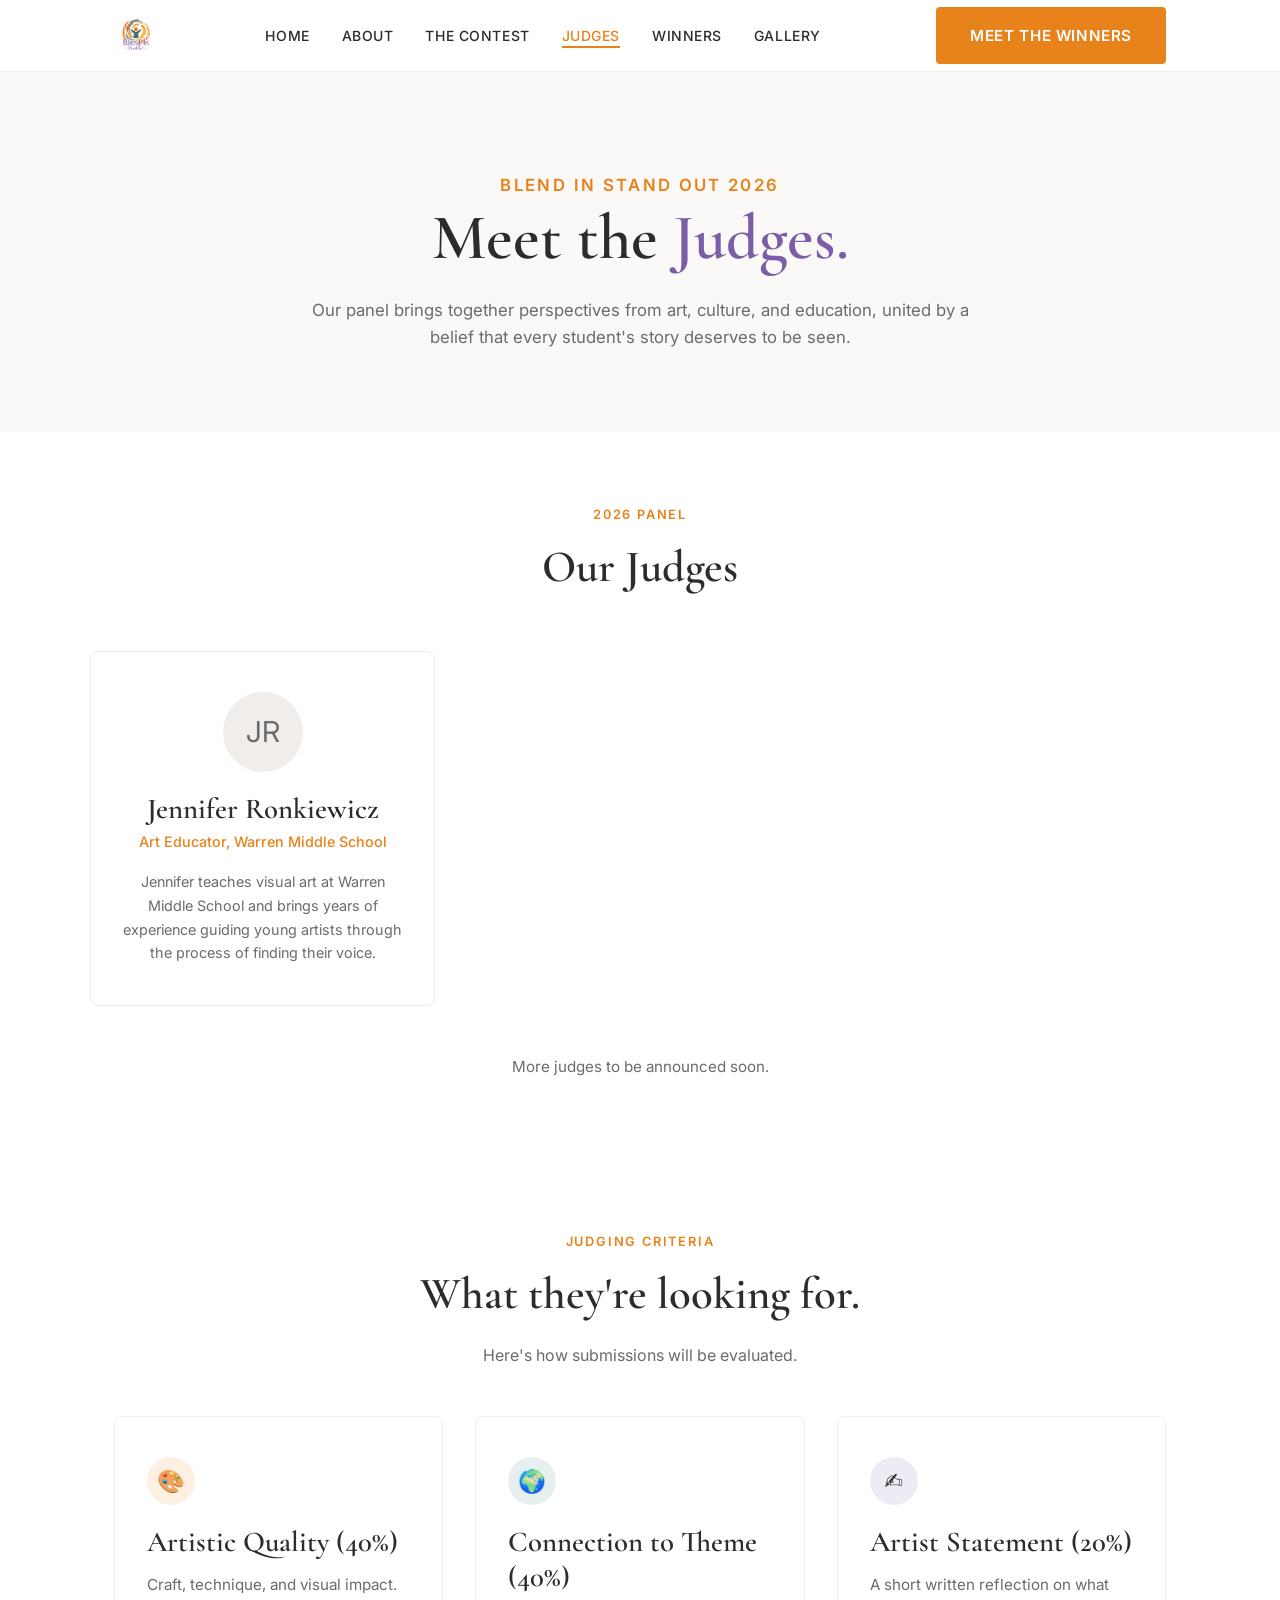
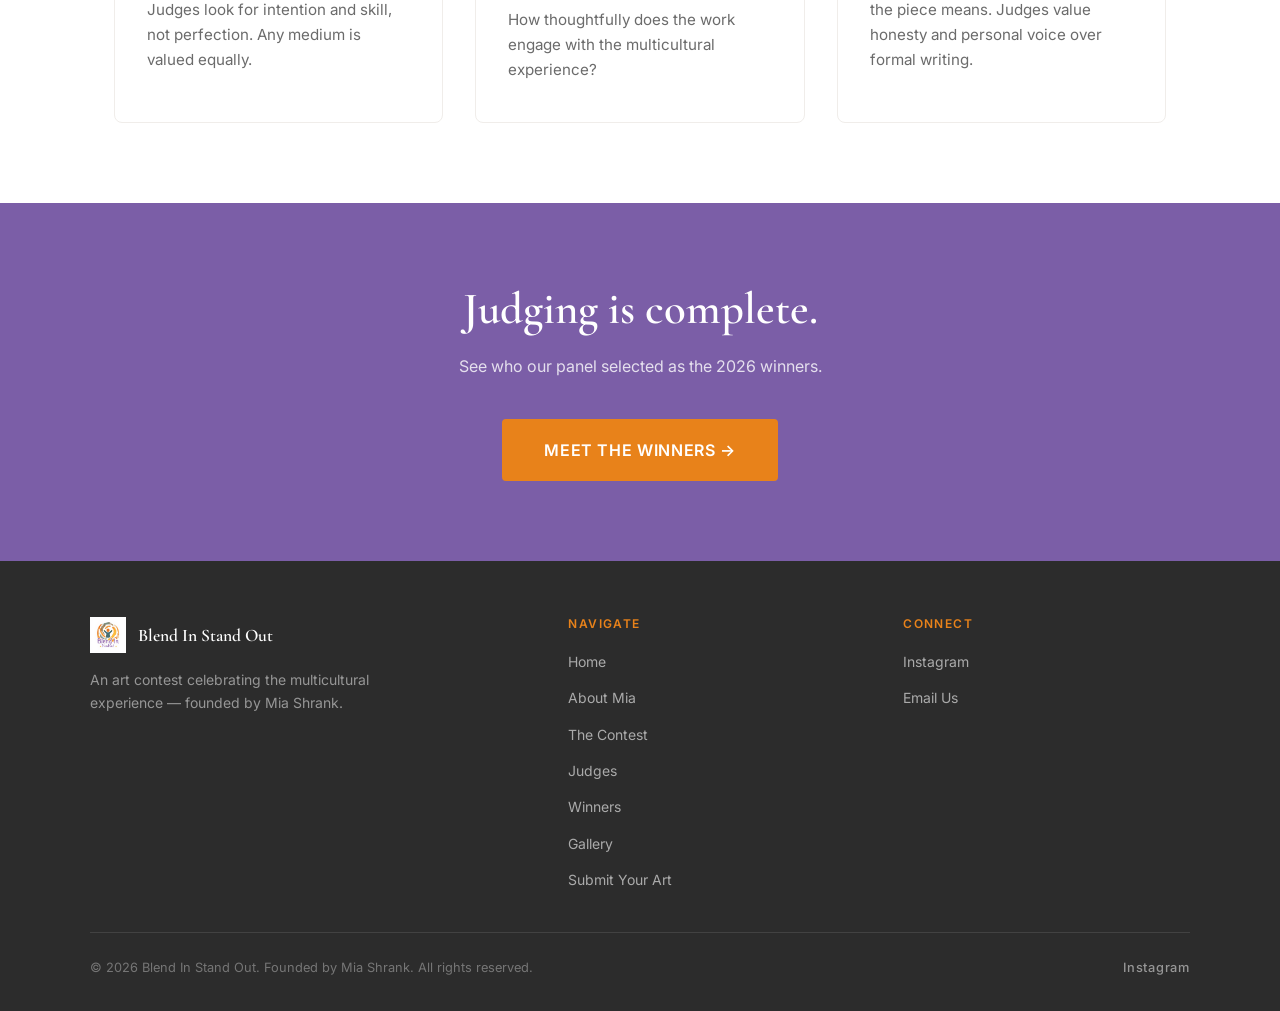
<file: judges.html>
<!DOCTYPE html>
<html lang="en">
<head>
  <meta charset="UTF-8" />
  <meta name="viewport" content="width=device-width, initial-scale=1.0" />
  <title>Judges — Blend In Stand Out</title>
  <meta name="description" content="Meet the judges for Blend In Stand Out 2026." />
  <link rel="icon" href="images/logo.png" type="image/png" />
  <link rel="stylesheet" href="css/style.css" />
</head>
<body>

  <!-- NAVIGATION -->
  <nav class="nav">
    <div class="nav__inner">
      <a href="index.html" class="nav__logo">
        <img src="logo.png" alt="Blend In Stand Out" onerror="this.style.display='none'; this.nextElementSibling.style.display='block';" />
        <span class="nav__logo-text" style="display:none;">Blend In Stand Out</span>
      </a>
      <ul class="nav__links">
        <li><a href="index.html">Home</a></li>
        <li><a href="about.html">About</a></li>
        <li><a href="contest.html">The Contest</a></li>
        <li><a href="judges.html">Judges</a></li>
        <li><a href="winners.html">Winners</a></li>
        <li><a href="gallery.html">Gallery</a></li>
      </ul>
      <a href="winners.html" class="btn btn--primary nav__cta">Meet the Winners</a>
      <button class="nav__hamburger" aria-label="Open menu">
        <span></span><span></span><span></span>
      </button>
    </div>
  </nav>
  <div class="nav__mobile">
    <a href="index.html">Home</a>
    <a href="about.html">About</a>
    <a href="contest.html">The Contest</a>
    <a href="judges.html">Judges</a>
    <a href="winners.html">Winners</a>
    <a href="gallery.html">Gallery</a>
    <a href="winners.html" class="btn btn--primary">Meet the Winners</a>
  </div>

  <div class="page-content">

    <!-- HERO -->
    <section class="judges-hero">
      <div class="container">
        <p class="hero__eyebrow">Blend In Stand Out 2026</p>
        <h1>Meet the <span>Judges.</span></h1>
        <p>Our panel brings together perspectives from art, culture, and education, united by a belief that every student's story deserves to be seen.</p>
      </div>
    </section>

    <!-- JUDGES GRID -->
    <section class="judges-grid">
      <div class="judges-grid__inner">
        <div class="text-center fade-in">
          <p class="hero__eyebrow">2026 Panel</p>
          <h2>Our Judges</h2>
        </div>
        <div class="judges-cards">
          <div class="judge-card fade-in fade-in-delay-1">
            <div class="judge-card__avatar">JR</div>
            <h3>Jennifer Ronkiewicz</h3>
            <p class="judge-card__title">Art Educator, Warren Middle School</p>
            <p>Jennifer teaches visual art at Warren Middle School and brings years of experience guiding young artists through the process of finding their voice.</p>
          </div>
        </div>
        <div class="text-center fade-in" style="margin-top: 48px;">
          <p style="color: var(--mid-gray); font-size: 0.95rem;">More judges to be announced soon.</p>
        </div>
      </div>
    </section>

    <!-- WHAT JUDGES LOOK FOR -->
    <section class="section">
      <div class="container">
        <div class="text-center fade-in">
          <p class="hero__eyebrow">Judging Criteria</p>
          <h2>What they're looking for.</h2>
          <p style="margin: 20px auto 0;">Here's how submissions will be evaluated.</p>
        </div>
        <div class="mission__grid" style="margin-top: 48px;">
          <div class="mission__card fade-in fade-in-delay-1">
            <div class="mission__icon mission__icon--orange">🎨</div>
            <h3>Artistic Quality (40%)</h3>
            <p>Craft, technique, and visual impact. Judges look for intention and skill, not perfection. Any medium is valued equally.</p>
          </div>
          <div class="mission__card fade-in fade-in-delay-2">
            <div class="mission__icon mission__icon--teal">🌍</div>
            <h3>Connection to Theme (40%)</h3>
            <p>How thoughtfully does the work engage with the multicultural experience?</p>
          </div>
          <div class="mission__card fade-in fade-in-delay-3">
            <div class="mission__icon mission__icon--purple">✍️</div>
            <h3>Artist Statement (20%)</h3>
            <p>A short written reflection on what the piece means. Judges value honesty and personal voice over formal writing.</p>
          </div>
        </div>
      </div>
    </section>

    <!-- CTA -->
    <section class="cta-banner fade-in">
      <div class="container">
        <h2>Judging is complete.</h2>
        <p class="wide">See who our panel selected as the 2026 winners.</p>
        <a href="winners.html" class="btn btn--primary">Meet the Winners →</a>
      </div>
    </section>

  </div>

  <!-- FOOTER -->
  <footer class="footer">
    <div class="footer__inner">
      <div class="footer__top">
        <div class="footer__brand">
          <div class="footer__logo">
            <img src="logo.png" alt="Blend In Stand Out" onerror="this.style.display='none';" />
            <span class="footer__logo-text">Blend In Stand Out</span>
          </div>
          <p class="footer__tagline">An art contest celebrating the multicultural experience — founded by Mia Shrank.</p>
        </div>
        <div class="footer__col">
          <h4>Navigate</h4>
          <ul>
            <li><a href="index.html">Home</a></li>
            <li><a href="about.html">About Mia</a></li>
            <li><a href="contest.html">The Contest</a></li>
            <li><a href="judges.html">Judges</a></li>
            <li><a href="winners.html">Winners</a></li>
            <li><a href="gallery.html">Gallery</a></li>
            <li><a href="submit.html">Submit Your Art</a></li>
          </ul>
        </div>
        <div class="footer__col">
          <h4>Connect</h4>
          <ul>
            <li><a href="https://www.instagram.com/blendinstandout.art/" target="_blank" rel="noopener noreferrer">Instagram</a></li>
            <li><a href="mailto:blendinstandout.art@gmail.com">Email Us</a></li>
          </ul>
        </div>
      </div>
      <div class="footer__bottom">
        <p class="footer__copy">© 2026 Blend In Stand Out. Founded by Mia Shrank. All rights reserved.</p>
        <div class="footer__social">
          <a href="https://www.instagram.com/blendinstandout.art/" target="_blank" rel="noopener noreferrer">Instagram</a>
        </div>
      </div>
    </div>
  </footer>

  <script src="js/main.js"></script>
</body>
</html>
</file>
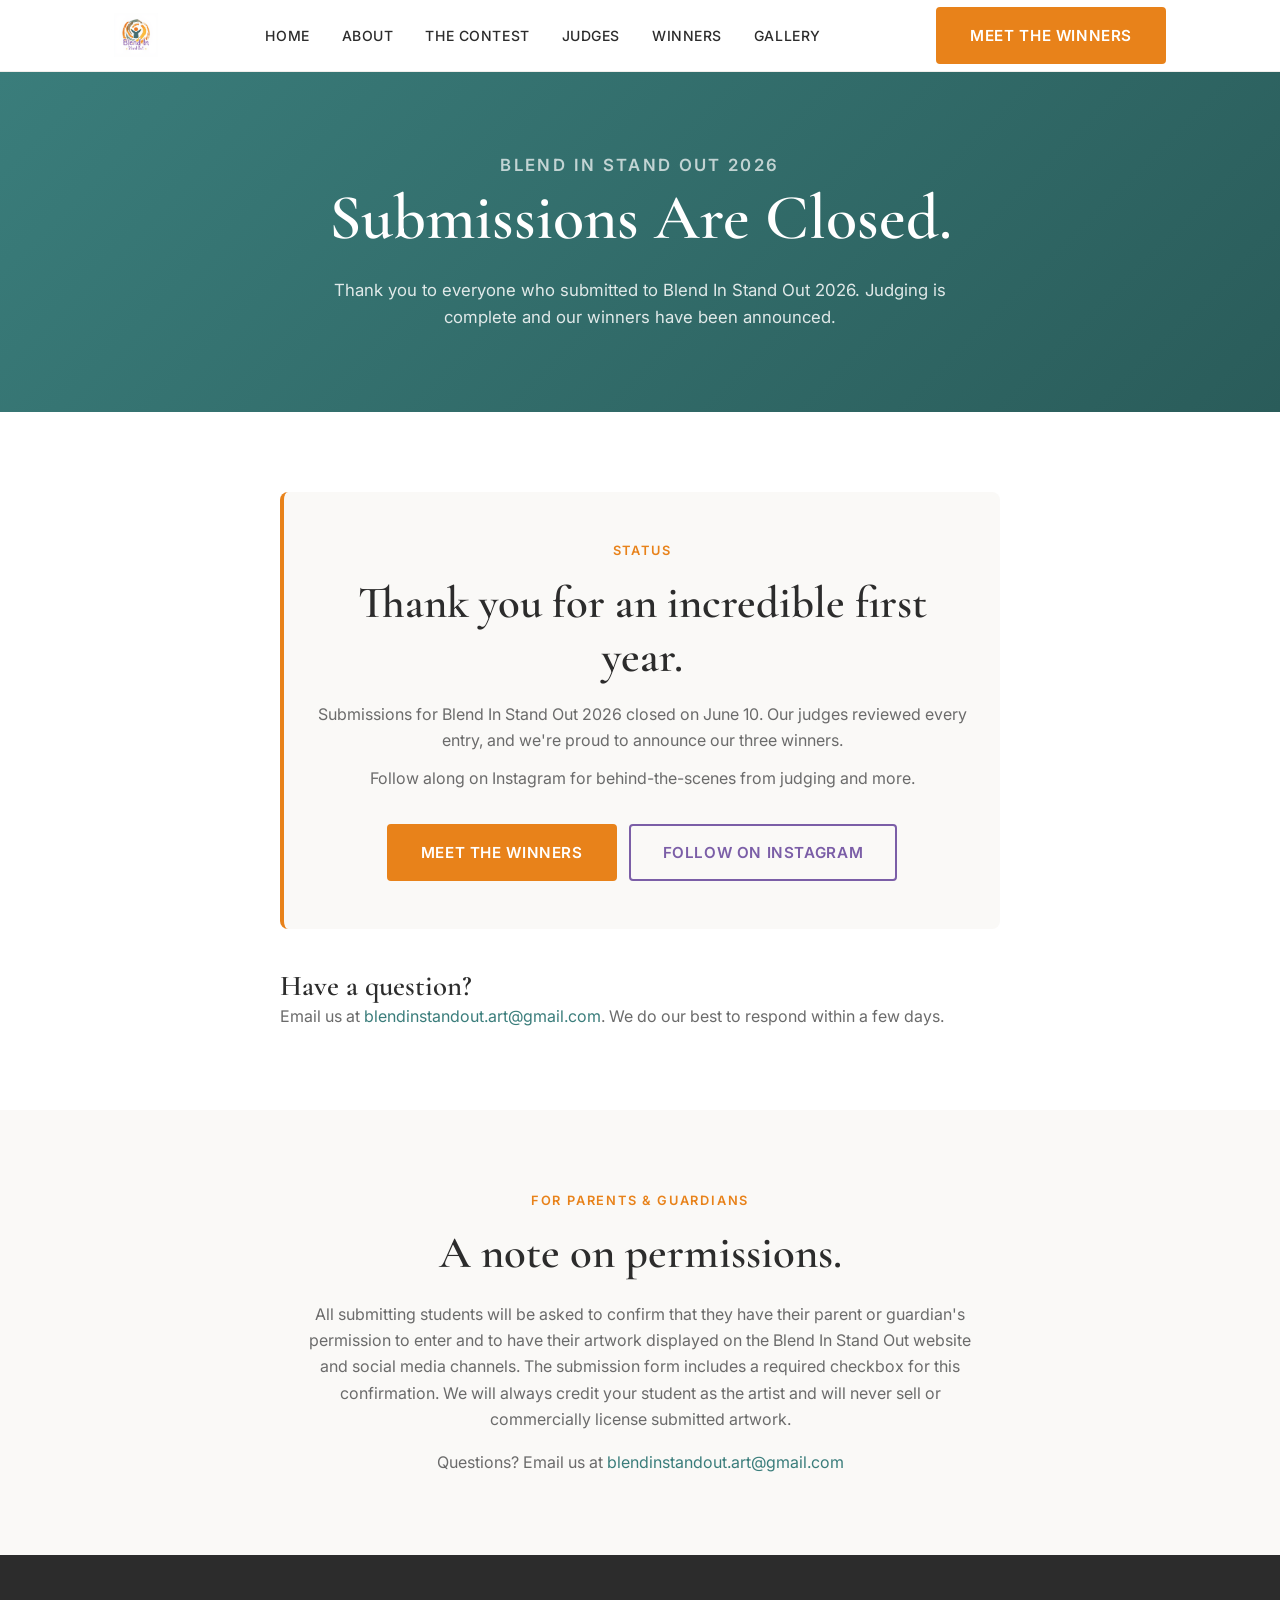
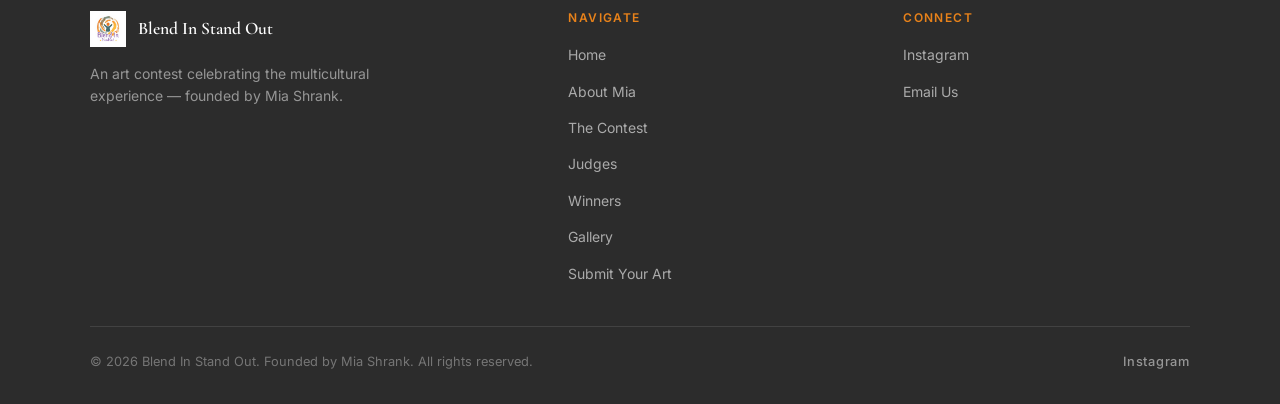
<file: submit.html>
<!DOCTYPE html>
<html lang="en">
<head>
  <meta charset="UTF-8" />
  <meta name="viewport" content="width=device-width, initial-scale=1.0" />
  <title>Submit Your Art — Blend In Stand Out</title>
  <meta name="description" content="Submissions for Blend In Stand Out 2026 are closed. Meet our three winners." />
  <link rel="icon" href="images/logo.png" type="image/png" />
  <link rel="stylesheet" href="css/style.css" />
</head>
<body>

  <!-- NAVIGATION -->
  <nav class="nav">
    <div class="nav__inner">
      <a href="index.html" class="nav__logo">
        <img src="logo.png" alt="Blend In Stand Out" onerror="this.style.display='none'; this.nextElementSibling.style.display='block';" />
        <span class="nav__logo-text" style="display:none;">Blend In Stand Out</span>
      </a>
      <ul class="nav__links">
        <li><a href="index.html">Home</a></li>
        <li><a href="about.html">About</a></li>
        <li><a href="contest.html">The Contest</a></li>
        <li><a href="judges.html">Judges</a></li>
        <li><a href="winners.html">Winners</a></li>
        <li><a href="gallery.html">Gallery</a></li>
      </ul>
      <a href="winners.html" class="btn btn--primary nav__cta">Meet the Winners</a>
      <button class="nav__hamburger" aria-label="Open menu">
        <span></span><span></span><span></span>
      </button>
    </div>
  </nav>
  <div class="nav__mobile">
    <a href="index.html">Home</a>
    <a href="about.html">About</a>
    <a href="contest.html">The Contest</a>
    <a href="judges.html">Judges</a>
    <a href="winners.html">Winners</a>
    <a href="gallery.html">Gallery</a>
    <a href="winners.html" class="btn btn--primary">Meet the Winners</a>
  </div>

  <div class="page-content">

    <!-- HERO -->
    <section class="submit-hero">
      <div class="container">
        <p class="hero__eyebrow" style="color: rgba(255,255,255,0.7);">Blend In Stand Out 2026</p>
        <h1>Submissions Are Closed.</h1>
        <p>Thank you to everyone who submitted to Blend In Stand Out 2026. Judging is complete and our winners have been announced.</p>
      </div>
    </section>

    <!-- SUBMIT CONTENT -->
    <section class="section">
      <div class="container">
        <div style="max-width: 720px; margin: 0 auto; text-align: center;" class="fade-in">
          <div style="padding: 48px 32px; background: var(--off-white); border-radius: 8px; border-left: 4px solid var(--orange);">
            <p class="hero__eyebrow">Status</p>
            <h2 style="margin-bottom: 16px;">Thank you for an incredible first year.</h2>
            <p style="max-width: 100%; margin-bottom: 12px;">Submissions for Blend In Stand Out 2026 closed on June 10. Our judges reviewed every entry, and we're proud to announce our three winners.</p>
            <p style="max-width: 100%;">Follow along on Instagram for behind-the-scenes from judging and more.</p>
            <div style="margin-top: 32px; display: flex; gap: 12px; justify-content: center; flex-wrap: wrap;">
              <a href="winners.html" class="btn btn--primary">Meet the Winners</a>
              <a href="https://www.instagram.com/blendinstandout.art/" target="_blank" rel="noopener noreferrer" class="btn btn--outline">Follow on Instagram</a>
            </div>
          </div>

          <div style="margin-top: 40px; text-align: left;">
            <h3>Have a question?</h3>
            <p>Email us at <a href="mailto:blendinstandout.art@gmail.com" style="color: var(--teal);">blendinstandout.art@gmail.com</a>. We do our best to respond within a few days.</p>
          </div>
        </div>
      </div>
    </section>

    <!-- WAIVER NOTE -->
    <section class="section section--alt">
      <div class="container">
        <div style="max-width: 680px; margin: 0 auto; text-align: center;" class="fade-in">
          <p class="hero__eyebrow">For Parents &amp; Guardians</p>
          <h2>A note on permissions.</h2>
          <p style="margin: 20px auto 0; max-width: 100%;">All submitting students will be asked to confirm that they have their parent or guardian's permission to enter and to have their artwork displayed on the Blend In Stand Out website and social media channels. The submission form includes a required checkbox for this confirmation. We will always credit your student as the artist and will never sell or commercially license submitted artwork.</p>
          <p style="margin-top: 16px; max-width: 100%;">Questions? Email us at <a href="mailto:blendinstandout.art@gmail.com" style="color: var(--teal);">blendinstandout.art@gmail.com</a></p>
        </div>
      </div>
    </section>

  </div>

  <!-- FOOTER -->
  <footer class="footer">
    <div class="footer__inner">
      <div class="footer__top">
        <div class="footer__brand">
          <div class="footer__logo">
            <img src="logo.png" alt="Blend In Stand Out" onerror="this.style.display='none';" />
            <span class="footer__logo-text">Blend In Stand Out</span>
          </div>
          <p class="footer__tagline">An art contest celebrating the multicultural experience — founded by Mia Shrank.</p>
        </div>
        <div class="footer__col">
          <h4>Navigate</h4>
          <ul>
            <li><a href="index.html">Home</a></li>
            <li><a href="about.html">About Mia</a></li>
            <li><a href="contest.html">The Contest</a></li>
            <li><a href="judges.html">Judges</a></li>
            <li><a href="winners.html">Winners</a></li>
            <li><a href="gallery.html">Gallery</a></li>
            <li><a href="submit.html">Submit Your Art</a></li>
          </ul>
        </div>
        <div class="footer__col">
          <h4>Connect</h4>
          <ul>
            <li><a href="https://www.instagram.com/blendinstandout.art/" target="_blank" rel="noopener noreferrer">Instagram</a></li>
            <li><a href="mailto:blendinstandout.art@gmail.com">Email Us</a></li>
          </ul>
        </div>
      </div>
      <div class="footer__bottom">
        <p class="footer__copy">© 2026 Blend In Stand Out. Founded by Mia Shrank. All rights reserved.</p>
        <div class="footer__social">
          <a href="https://www.instagram.com/blendinstandout.art/" target="_blank" rel="noopener noreferrer">Instagram</a>
        </div>
      </div>
    </div>
  </footer>

  <script src="js/main.js"></script>
</body>
</html>
</file>
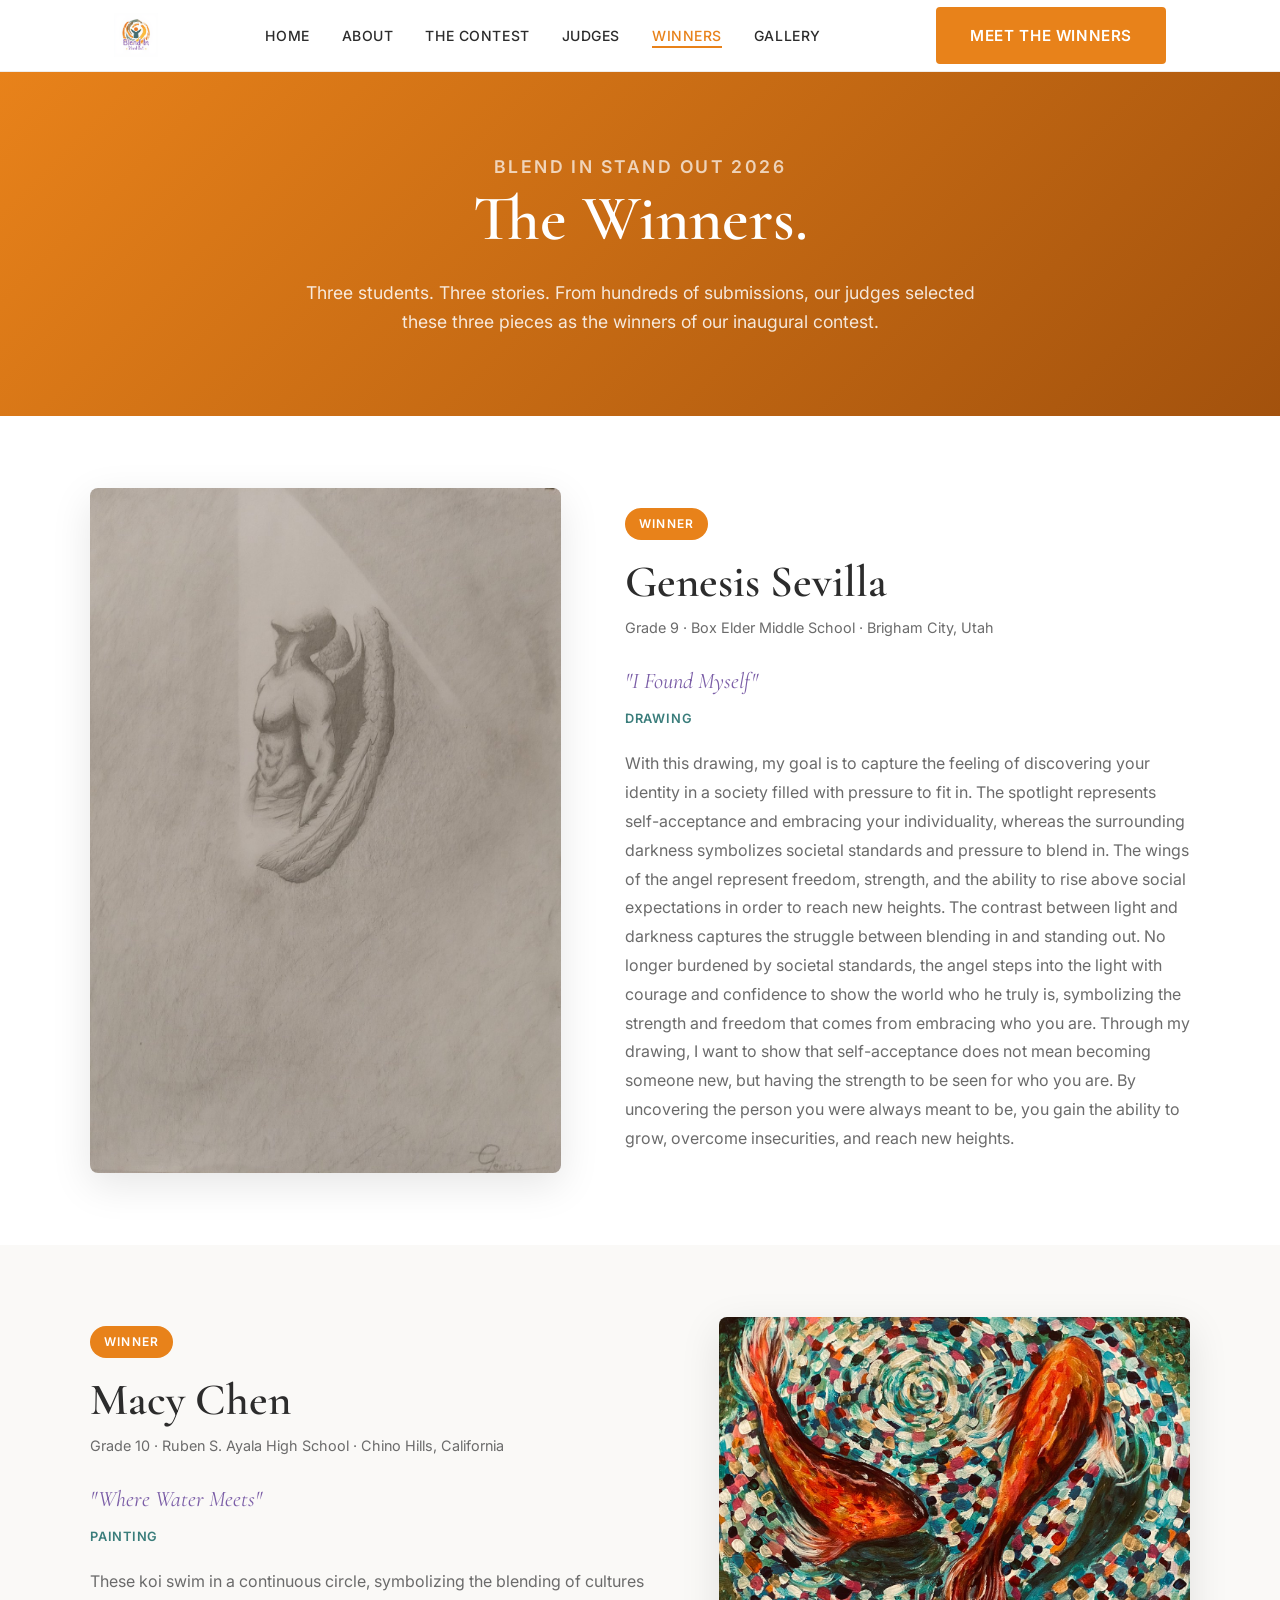
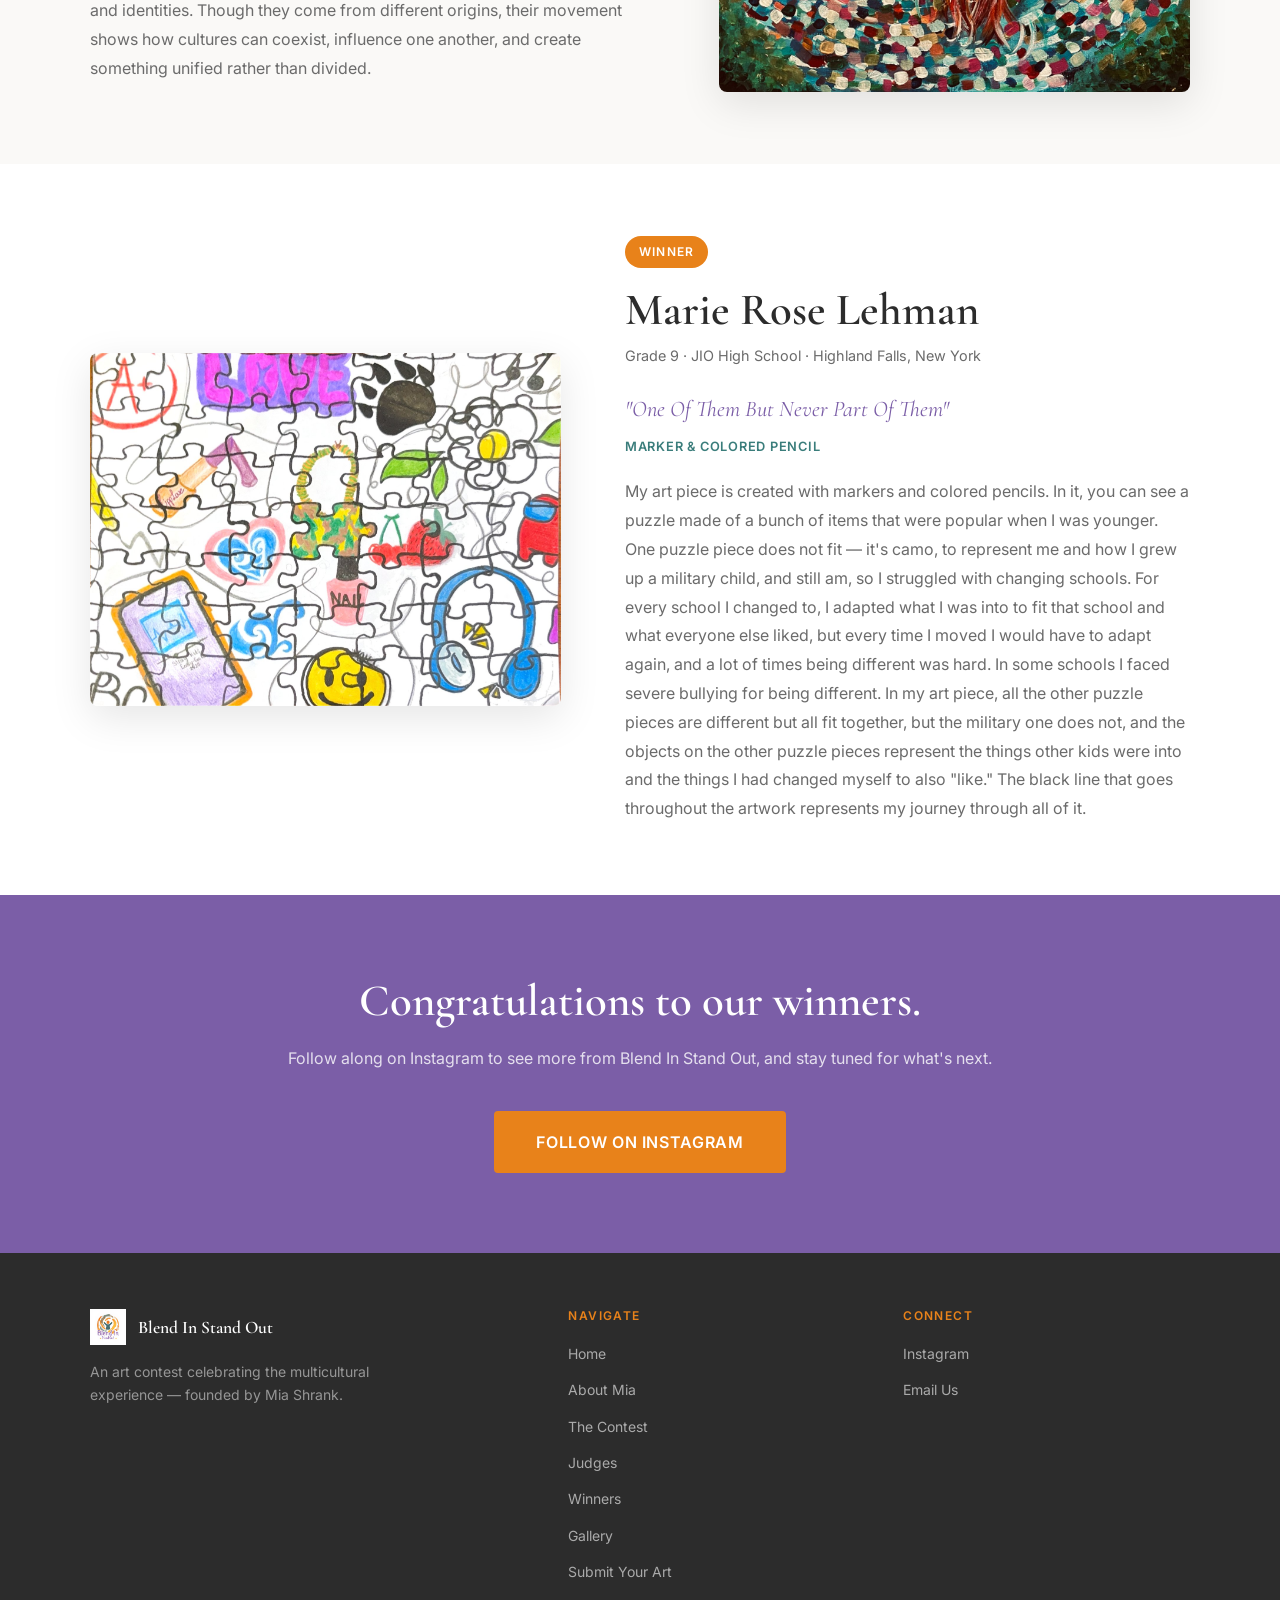
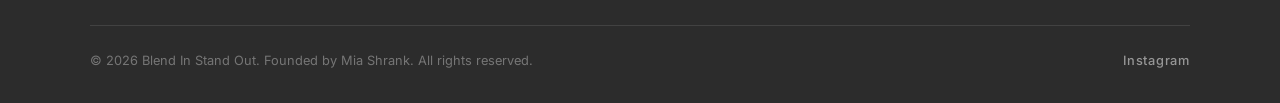
<file: winners.html>
<!DOCTYPE html>
<html lang="en">
<head>
  <meta charset="UTF-8" />
  <meta name="viewport" content="width=device-width, initial-scale=1.0" />
  <title>2026 Winners — Blend In Stand Out</title>
  <meta name="description" content="Meet the three winners of the inaugural Blend In Stand Out art contest, celebrating the multicultural experience." />
  <meta property="og:title" content="2026 Winners — Blend In Stand Out" />
  <meta property="og:description" content="Meet the three winners of the inaugural Blend In Stand Out art contest." />
  <meta property="og:image" content="images/logo.png" />
  <link rel="icon" href="images/logo.png" type="image/png" />
  <link rel="stylesheet" href="css/style.css" />
</head>
<body>

  <!-- NAVIGATION -->
  <nav class="nav">
    <div class="nav__inner">
      <a href="index.html" class="nav__logo">
        <img src="logo.png" alt="Blend In Stand Out" onerror="this.style.display='none'; this.nextElementSibling.style.display='block';" />
        <span class="nav__logo-text" style="display:none;">Blend In Stand Out</span>
      </a>
      <ul class="nav__links">
        <li><a href="index.html">Home</a></li>
        <li><a href="about.html">About</a></li>
        <li><a href="contest.html">The Contest</a></li>
        <li><a href="judges.html">Judges</a></li>
        <li><a href="winners.html">Winners</a></li>
        <li><a href="gallery.html">Gallery</a></li>
      </ul>
      <a href="winners.html" class="btn btn--primary nav__cta">Meet the Winners</a>
      <button class="nav__hamburger" aria-label="Open menu">
        <span></span><span></span><span></span>
      </button>
    </div>
  </nav>
  <div class="nav__mobile">
    <a href="index.html">Home</a>
    <a href="about.html">About</a>
    <a href="contest.html">The Contest</a>
    <a href="judges.html">Judges</a>
    <a href="winners.html">Winners</a>
    <a href="gallery.html">Gallery</a>
    <a href="winners.html" class="btn btn--primary">Meet the Winners</a>
  </div>

  <div class="page-content">

    <!-- HERO -->
    <section class="winners-hero">
      <div class="container">
        <p class="hero__eyebrow" style="color: rgba(255,255,255,0.7);">Blend In Stand Out 2026</p>
        <h1>The Winners.</h1>
        <p>Three students. Three stories. From hundreds of submissions, our judges selected these three pieces as the winners of our inaugural contest.</p>
      </div>
    </section>

    <!-- WINNER 1 -->
    <section class="winner-spotlight">
      <div class="winner-spotlight__inner">
        <div class="winner-spotlight__image fade-in">
          <img src="images/winners/genesis-sevilla.jpg" alt="I Found Myself, drawing by Genesis Sevilla" />
        </div>
        <div class="fade-in">
          <span class="winner-spotlight__badge">Winner</span>
          <h2 class="winner-spotlight__name">Genesis Sevilla</h2>
          <p class="winner-spotlight__meta">Grade 9 · Box Elder Middle School · Brigham City, Utah</p>
          <p class="winner-spotlight__title">"I Found Myself"</p>
          <p class="winner-spotlight__medium">Drawing</p>
          <p class="winner-spotlight__statement">With this drawing, my goal is to capture the feeling of discovering your identity in a society filled with pressure to fit in. The spotlight represents self-acceptance and embracing your individuality, whereas the surrounding darkness symbolizes societal standards and pressure to blend in. The wings of the angel represent freedom, strength, and the ability to rise above social expectations in order to reach new heights. The contrast between light and darkness captures the struggle between blending in and standing out. No longer burdened by societal standards, the angel steps into the light with courage and confidence to show the world who he truly is, symbolizing the strength and freedom that comes from embracing who you are. Through my drawing, I want to show that self-acceptance does not mean becoming someone new, but having the strength to be seen for who you are. By uncovering the person you were always meant to be, you gain the ability to grow, overcome insecurities, and reach new heights.</p>
        </div>
      </div>
    </section>

    <!-- WINNER 2 -->
    <section class="winner-spotlight winner-spotlight--alt winner-spotlight--reverse">
      <div class="winner-spotlight__inner">
        <div class="winner-spotlight__image fade-in">
          <img src="images/winners/macy-chen.jpg" alt="Where Water Meets, painting by Macy Chen" />
        </div>
        <div class="fade-in">
          <span class="winner-spotlight__badge">Winner</span>
          <h2 class="winner-spotlight__name">Macy Chen</h2>
          <p class="winner-spotlight__meta">Grade 10 · Ruben S. Ayala High School · Chino Hills, California</p>
          <p class="winner-spotlight__title">"Where Water Meets"</p>
          <p class="winner-spotlight__medium">Painting</p>
          <p class="winner-spotlight__statement">These koi swim in a continuous circle, symbolizing the blending of cultures and identities. Though they come from different origins, their movement shows how cultures can coexist, influence one another, and create something unified rather than divided.</p>
        </div>
      </div>
    </section>

    <!-- WINNER 3 -->
    <section class="winner-spotlight">
      <div class="winner-spotlight__inner">
        <div class="winner-spotlight__image fade-in">
          <img src="images/winners/marie-lehman.jpg" alt="One Of Them But Never Part Of Them, mixed media by Marie Rose Lehman" />
        </div>
        <div class="fade-in">
          <span class="winner-spotlight__badge">Winner</span>
          <h2 class="winner-spotlight__name">Marie Rose Lehman</h2>
          <p class="winner-spotlight__meta">Grade 9 · JIO High School · Highland Falls, New York</p>
          <p class="winner-spotlight__title">"One Of Them But Never Part Of Them"</p>
          <p class="winner-spotlight__medium">Marker &amp; colored pencil</p>
          <p class="winner-spotlight__statement">My art piece is created with markers and colored pencils. In it, you can see a puzzle made of a bunch of items that were popular when I was younger. One puzzle piece does not fit — it's camo, to represent me and how I grew up a military child, and still am, so I struggled with changing schools. For every school I changed to, I adapted what I was into to fit that school and what everyone else liked, but every time I moved I would have to adapt again, and a lot of times being different was hard. In some schools I faced severe bullying for being different. In my art piece, all the other puzzle pieces are different but all fit together, but the military one does not, and the objects on the other puzzle pieces represent the things other kids were into and the things I had changed myself to also "like." The black line that goes throughout the artwork represents my journey through all of it.</p>
        </div>
      </div>
    </section>

    <!-- CTA -->
    <section class="cta-banner fade-in">
      <div class="container">
        <h2>Congratulations to our winners.</h2>
        <p class="wide">Follow along on Instagram to see more from Blend In Stand Out, and stay tuned for what's next.</p>
        <a href="https://www.instagram.com/blendinstandout.art/" target="_blank" rel="noopener noreferrer" class="btn btn--primary">Follow on Instagram</a>
      </div>
    </section>

  </div><!-- end .page-content -->

  <!-- FOOTER -->
  <footer class="footer">
    <div class="footer__inner">
      <div class="footer__top">
        <div class="footer__brand">
          <div class="footer__logo">
            <img src="logo.png" alt="Blend In Stand Out" onerror="this.style.display='none';" />
            <span class="footer__logo-text">Blend In Stand Out</span>
          </div>
          <p class="footer__tagline">An art contest celebrating the multicultural experience — founded by Mia Shrank.</p>
        </div>
        <div class="footer__col">
          <h4>Navigate</h4>
          <ul>
            <li><a href="index.html">Home</a></li>
            <li><a href="about.html">About Mia</a></li>
            <li><a href="contest.html">The Contest</a></li>
            <li><a href="judges.html">Judges</a></li>
            <li><a href="winners.html">Winners</a></li>
            <li><a href="gallery.html">Gallery</a></li>
            <li><a href="submit.html">Submit Your Art</a></li>
          </ul>
        </div>
        <div class="footer__col">
          <h4>Connect</h4>
          <ul>
            <li><a href="https://www.instagram.com/blendinstandout.art/" target="_blank" rel="noopener noreferrer">Instagram</a></li>
            <li><a href="mailto:blendinstandout.art@gmail.com">Email Us</a></li>
          </ul>
        </div>
      </div>
      <div class="footer__bottom">
        <p class="footer__copy">© 2026 Blend In Stand Out. Founded by Mia Shrank. All rights reserved.</p>
        <div class="footer__social">
          <a href="https://www.instagram.com/blendinstandout.art/" target="_blank" rel="noopener noreferrer">Instagram</a>
        </div>
      </div>
    </div>
  </footer>

  <script src="js/main.js"></script>
</body>
</html>
</file>
<file: css/style.css>
/* =====================================================
   BLEND IN STAND OUT — Main Stylesheet
   ===================================================== */

/* --- Google Fonts Import --- */
@import url('https://fonts.googleapis.com/css2?family=Cormorant+Garamond:ital,wght@0,400;0,500;0,600;0,700;1,400;1,500&family=Inter:wght@300;400;500;600&display=swap');

/* --- CSS Variables --- */
:root {
  --orange:    #E8821A;
  --teal:      #3A7D7B;
  --purple:    #7B5EA7;
  --gold:      #F0B830;
  --sage:      #8A9270;
  --taupe:     #9B8060;
  --white:     #FFFFFF;
  --off-white: #FAF9F7;
  --light-gray:#F0EDEA;
  --dark:      #2C2C2C;
  --mid-gray:  #6B6B6B;

  --font-heading: 'Cormorant Garamond', Georgia, serif;
  --font-body:    'Inter', system-ui, sans-serif;

  --max-width: 1100px;
  --section-pad: 80px 24px;
  --nav-height: 72px;
}

/* --- Reset & Base --- */
*, *::before, *::after { box-sizing: border-box; margin: 0; padding: 0; }

html { scroll-behavior: smooth; font-size: 16px; }

body {
  font-family: var(--font-body);
  color: var(--dark);
  background: var(--white);
  line-height: 1.65;
  -webkit-font-smoothing: antialiased;
}

img { max-width: 100%; height: auto; display: block; }
a  { color: inherit; text-decoration: none; }
ul { list-style: none; }

/* --- Typography --- */
h1, h2, h3, h4 {
  font-family: var(--font-heading);
  line-height: 1.2;
  font-weight: 600;
}
h1 { font-size: clamp(2.4rem, 5vw, 4rem); }
h2 { font-size: clamp(1.8rem, 3.5vw, 2.8rem); }
h3 { font-size: clamp(1.3rem, 2.5vw, 1.8rem); }
h4 { font-size: 1.15rem; }
p  { font-size: 1rem; color: var(--mid-gray); max-width: 680px; }
p.wide { max-width: 800px; }

/* --- Utility --- */
.container {
  max-width: var(--max-width);
  margin: 0 auto;
  padding: 0 24px;
}
.section { padding: var(--section-pad); }
.section--alt { background: var(--off-white); }
.text-center { text-align: center; }
.text-center p { margin-left: auto; margin-right: auto; }

/* --- Buttons --- */
.btn {
  display: inline-block;
  padding: 14px 32px;
  border-radius: 4px;
  font-family: var(--font-body);
  font-size: 0.95rem;
  font-weight: 600;
  letter-spacing: 0.04em;
  text-transform: uppercase;
  cursor: pointer;
  border: 2px solid transparent;
  transition: all 0.2s ease;
}
.btn--primary {
  background: var(--orange);
  color: var(--white);
  border-color: var(--orange);
}
.btn--primary:hover {
  background: #cf7116;
  border-color: #cf7116;
  transform: translateY(-1px);
  box-shadow: 0 4px 16px rgba(232,130,26,0.3);
}
.btn--outline {
  background: transparent;
  color: var(--purple);
  border-color: var(--purple);
}
.btn--outline:hover {
  background: var(--purple);
  color: var(--white);
  transform: translateY(-1px);
}
.btn--teal {
  background: var(--teal);
  color: var(--white);
  border-color: var(--teal);
}
.btn--teal:hover {
  background: #2e6a68;
  border-color: #2e6a68;
  transform: translateY(-1px);
}

/* =====================================================
   NAVIGATION
   ===================================================== */
.nav {
  position: fixed;
  top: 0; left: 0; right: 0;
  z-index: 100;
  height: var(--nav-height);
  background: rgba(255,255,255,0.97);
  backdrop-filter: blur(8px);
  border-bottom: 1px solid var(--light-gray);
  display: flex;
  align-items: center;
}
.nav__inner {
  max-width: var(--max-width);
  margin: 0 auto;
  padding: 0 24px;
  width: 100%;
  display: flex;
  align-items: center;
  justify-content: space-between;
}
.nav__logo img {
  height: 44px;
  width: auto;
}
.nav__logo-text {
  font-family: var(--font-heading);
  font-size: 1.3rem;
  font-weight: 700;
  color: var(--purple);
  letter-spacing: 0.01em;
}
.nav__links {
  display: flex;
  align-items: center;
  gap: 32px;
}
.nav__links a {
  font-size: 0.875rem;
  font-weight: 500;
  letter-spacing: 0.04em;
  text-transform: uppercase;
  color: var(--dark);
  position: relative;
  transition: color 0.2s;
}
.nav__links a::after {
  content: '';
  position: absolute;
  bottom: -4px; left: 0; right: 0;
  height: 2px;
  background: var(--orange);
  transform: scaleX(0);
  transition: transform 0.2s;
}
.nav__links a:hover { color: var(--orange); }
.nav__links a:hover::after { transform: scaleX(1); }
.nav__links a.active { color: var(--orange); }
.nav__links a.active::after { transform: scaleX(1); }
.nav__cta { margin-left: 8px; }

/* Hamburger */
.nav__hamburger {
  display: none;
  flex-direction: column;
  gap: 5px;
  cursor: pointer;
  padding: 4px;
  background: none;
  border: none;
}
.nav__hamburger span {
  display: block;
  width: 24px;
  height: 2px;
  background: var(--dark);
  transition: all 0.3s ease;
}
.nav__hamburger.open span:nth-child(1) { transform: translateY(7px) rotate(45deg); }
.nav__hamburger.open span:nth-child(2) { opacity: 0; }
.nav__hamburger.open span:nth-child(3) { transform: translateY(-7px) rotate(-45deg); }

/* Mobile nav */
.nav__mobile {
  display: none;
  position: fixed;
  top: var(--nav-height);
  left: 0; right: 0;
  background: var(--white);
  border-bottom: 1px solid var(--light-gray);
  padding: 24px;
  z-index: 99;
  flex-direction: column;
  gap: 20px;
}
.nav__mobile.open { display: flex; }
.nav__mobile a {
  font-size: 1.1rem;
  font-weight: 500;
  color: var(--dark);
  padding: 8px 0;
  border-bottom: 1px solid var(--light-gray);
  transition: color 0.2s;
}
.nav__mobile a:hover { color: var(--orange); }
.nav__mobile .btn { text-align: center; margin-top: 8px; }

/* Page offset for fixed nav */
.page-content { padding-top: var(--nav-height); }

/* =====================================================
   HERO (Home Page)
   ===================================================== */
.hero {
  min-height: calc(100vh - var(--nav-height));
  display: flex;
  align-items: center;
  background: var(--white);
  position: relative;
  overflow: hidden;
}
.hero::before {
  content: '';
  position: absolute;
  top: -100px; right: -100px;
  width: 600px; height: 600px;
  background: radial-gradient(circle, rgba(240,184,48,0.08) 0%, transparent 70%);
  pointer-events: none;
}
.hero::after {
  content: '';
  position: absolute;
  bottom: -80px; left: -80px;
  width: 500px; height: 500px;
  background: radial-gradient(circle, rgba(58,125,123,0.07) 0%, transparent 70%);
  pointer-events: none;
}
.hero__inner {
  max-width: var(--max-width);
  margin: 0 auto;
  padding: 80px 24px;
  display: grid;
  grid-template-columns: 1fr 1fr;
  align-items: center;
  gap: 64px;
  position: relative;
  z-index: 1;
}
.hero__eyebrow {
  font-family: var(--font-body);
  font-size: 0.8rem;
  font-weight: 600;
  letter-spacing: 0.14em;
  text-transform: uppercase;
  color: var(--orange);
  margin-bottom: 16px;
}
.hero__title {
  color: var(--dark);
  margin-bottom: 24px;
}
.hero__title span { color: var(--purple); }
.hero__subtitle {
  font-size: 1.15rem;
  line-height: 1.7;
  color: var(--mid-gray);
  max-width: 520px;
  margin-bottom: 40px;
}
.hero__actions {
  display: flex;
  gap: 16px;
  flex-wrap: wrap;
  align-items: center;
}
.hero__dates {
  margin-top: 48px;
  padding-top: 32px;
  border-top: 1px solid var(--light-gray);
  display: flex;
  gap: 40px;
}
.hero__date-item {}
.hero__date-label {
  font-size: 0.75rem;
  font-weight: 600;
  letter-spacing: 0.1em;
  text-transform: uppercase;
  color: var(--orange);
  display: block;
  margin-bottom: 4px;
}
.hero__date-value {
  font-family: var(--font-heading);
  font-size: 1.25rem;
  font-weight: 600;
  color: var(--dark);
}
.hero__logo {
  display: flex;
  align-items: center;
  justify-content: center;
}
.hero__logo img {
  max-width: 420px;
  width: 100%;
  animation: float 6s ease-in-out infinite;
}
@keyframes float {
  0%, 100% { transform: translateY(0); }
  50%       { transform: translateY(-12px); }
}

/* =====================================================
   WHAT IS BISO (Home mission section)
   ===================================================== */
.mission__grid {
  display: grid;
  grid-template-columns: repeat(3, 1fr);
  gap: 32px;
  margin-top: 56px;
}
.mission__card {
  padding: 40px 32px;
  background: var(--white);
  border: 1px solid var(--light-gray);
  border-radius: 8px;
  transition: box-shadow 0.2s, transform 0.2s;
}
.mission__card:hover {
  box-shadow: 0 8px 32px rgba(0,0,0,0.07);
  transform: translateY(-4px);
}
.mission__icon {
  width: 48px;
  height: 48px;
  border-radius: 50%;
  display: flex;
  align-items: center;
  justify-content: center;
  margin-bottom: 20px;
  font-size: 1.4rem;
}
.mission__icon--orange { background: rgba(232,130,26,0.12); }
.mission__icon--teal   { background: rgba(58,125,123,0.12); }
.mission__icon--purple { background: rgba(123,94,167,0.12); }
.mission__card h3 {
  margin-bottom: 12px;
  color: var(--dark);
}
.mission__card p { font-size: 0.95rem; }

/* =====================================================
   CONTEST SNAPSHOT (Home)
   ===================================================== */
.snapshot__grid {
  display: grid;
  grid-template-columns: repeat(4, 1fr);
  gap: 24px;
  margin-top: 56px;
}
.snapshot__item {
  text-align: center;
  padding: 32px 20px;
  background: var(--white);
  border-radius: 8px;
  border: 1px solid var(--light-gray);
}
.snapshot__number {
  font-family: var(--font-heading);
  font-size: 2.5rem;
  font-weight: 700;
  color: var(--purple);
  display: block;
  line-height: 1;
  margin-bottom: 8px;
}
.snapshot__label {
  font-size: 0.85rem;
  font-weight: 500;
  color: var(--mid-gray);
  letter-spacing: 0.04em;
}

/* =====================================================
   CTA BANNER
   ===================================================== */
.cta-banner {
  background: var(--purple);
  padding: 80px 24px;
  text-align: center;
}
.cta-banner h2 { color: var(--white); margin-bottom: 16px; }
.cta-banner p  { color: rgba(255,255,255,0.8); margin: 0 auto 40px; }
.cta-banner .btn--primary {
  background: var(--orange);
  border-color: var(--orange);
  font-size: 1rem;
  padding: 16px 40px;
}

/* =====================================================
   ABOUT PAGE
   ===================================================== */
.about-hero {
  padding: 80px 24px 60px;
  background: var(--off-white);
}
.about-hero__inner {
  max-width: var(--max-width);
  margin: 0 auto;
  display: grid;
  grid-template-columns: 1fr 1.5fr;
  gap: 64px;
  align-items: start;
}
.about-hero__photo {
  position: relative;
}
.about-hero__img {
  width: 100%;
  aspect-ratio: 4/5;
  object-fit: cover;
  border-radius: 8px;
}
.about-hero__img-placeholder {
  width: 100%;
  aspect-ratio: 4/5;
  background: var(--light-gray);
  border-radius: 8px;
  display: flex;
  align-items: center;
  justify-content: center;
  color: var(--mid-gray);
  font-size: 0.9rem;
  text-align: center;
  padding: 24px;
  font-style: italic;
}
.about-hero__accent {
  position: absolute;
  bottom: -16px; right: -16px;
  width: 80px; height: 80px;
  background: var(--orange);
  border-radius: 50%;
  opacity: 0.15;
  pointer-events: none;
}
.about-hero__eyebrow {
  font-size: 0.8rem;
  font-weight: 600;
  letter-spacing: 0.14em;
  text-transform: uppercase;
  color: var(--orange);
  margin-bottom: 12px;
}
.about-hero__content h1 {
  margin-bottom: 24px;
  color: var(--dark);
}
.about-hero__content h1 span { color: var(--purple); }
.about-hero__bio { margin-bottom: 20px; }
.about-hero__bio p {
  font-size: 1.05rem;
  line-height: 1.8;
  color: var(--mid-gray);
  max-width: 100%;
  margin-bottom: 16px;
}

.about-highlights {
  padding: 72px 24px;
}
.about-highlights__inner {
  max-width: var(--max-width);
  margin: 0 auto;
}
.about-highlights__grid {
  display: grid;
  grid-template-columns: repeat(3, 1fr);
  gap: 32px;
  margin-top: 48px;
}
.about-highlight {
  padding: 32px;
  border-left: 3px solid var(--orange);
  background: var(--white);
}
.about-highlight:nth-child(2) { border-color: var(--teal); }
.about-highlight:nth-child(3) { border-color: var(--purple); }
.about-highlight h3 {
  font-size: 1.1rem;
  margin-bottom: 8px;
}
.about-highlight p { font-size: 0.9rem; max-width: 100%; }

.artwork-section {
  padding: 72px 24px;
  background: var(--off-white);
}
.artwork-section__inner {
  max-width: var(--max-width);
  margin: 0 auto;
}
.artwork-grid {
  display: grid;
  grid-template-columns: repeat(3, 1fr);
  gap: 24px;
  margin-top: 48px;
}
.artwork-item {
  background: var(--light-gray);
  aspect-ratio: 4/3;
  border-radius: 6px;
  display: flex;
  align-items: center;
  justify-content: center;
  color: var(--mid-gray);
  font-size: 0.85rem;
  text-align: center;
  padding: 16px;
  font-style: italic;
}
.artwork-item img {
  width: 100%;
  height: 100%;
  object-fit: cover;
  border-radius: 6px;
}

/* =====================================================
   CONTEST PAGE
   ===================================================== */
.contest-hero {
  background: linear-gradient(135deg, var(--purple) 0%, #5a4280 100%);
  padding: 80px 24px;
  text-align: center;
  color: var(--white);
}
.contest-hero h1 { color: var(--white); margin-bottom: 20px; }
.contest-hero p  { color: rgba(255,255,255,0.85); margin: 0 auto; font-size: 1.1rem; }

.timeline {
  padding: 72px 24px;
}
.timeline__inner {
  max-width: var(--max-width);
  margin: 0 auto;
}
.timeline__steps {
  display: grid;
  grid-template-columns: repeat(4, 1fr);
  gap: 0;
  margin-top: 56px;
  position: relative;
}
.timeline__steps::before {
  content: '';
  position: absolute;
  top: 28px;
  left: 14%;
  right: 14%;
  height: 2px;
  background: var(--light-gray);
  z-index: 0;
}
.timeline__step {
  text-align: center;
  position: relative;
  z-index: 1;
  padding: 0 16px;
}
.timeline__dot {
  width: 56px; height: 56px;
  border-radius: 50%;
  background: var(--white);
  border: 3px solid var(--light-gray);
  display: flex;
  align-items: center;
  justify-content: center;
  margin: 0 auto 20px;
  font-weight: 700;
  font-family: var(--font-heading);
  font-size: 1.2rem;
  color: var(--mid-gray);
  transition: all 0.3s;
}
.timeline__step--active .timeline__dot {
  background: var(--orange);
  border-color: var(--orange);
  color: var(--white);
}
.timeline__step--upcoming .timeline__dot {
  background: var(--purple);
  border-color: var(--purple);
  color: var(--white);
}
.timeline__date {
  font-family: var(--font-heading);
  font-size: 1.05rem;
  font-weight: 600;
  color: var(--dark);
  margin-bottom: 6px;
}
.timeline__label {
  font-size: 0.8rem;
  font-weight: 600;
  letter-spacing: 0.08em;
  text-transform: uppercase;
  color: var(--orange);
  margin-bottom: 6px;
}
.timeline__step--upcoming .timeline__label { color: var(--purple); }
.timeline__desc { font-size: 0.85rem; color: var(--mid-gray); max-width: 160px; margin: 0 auto; }

.contest-details {
  padding: 72px 24px;
  background: var(--off-white);
}
.contest-details__inner {
  max-width: var(--max-width);
  margin: 0 auto;
  display: grid;
  grid-template-columns: 1fr 1fr;
  gap: 64px;
}
.contest-block h3 {
  color: var(--purple);
  margin-bottom: 20px;
  padding-bottom: 12px;
  border-bottom: 2px solid var(--light-gray);
}
.contest-list {
  display: flex;
  flex-direction: column;
  gap: 12px;
}
.contest-list li {
  display: flex;
  gap: 12px;
  font-size: 0.95rem;
  color: var(--mid-gray);
  line-height: 1.55;
}
.contest-list li::before {
  content: '→';
  color: var(--orange);
  font-weight: 700;
  flex-shrink: 0;
  margin-top: 1px;
}

.judging {
  padding: 72px 24px;
}
.judging__inner {
  max-width: var(--max-width);
  margin: 0 auto;
}
.judging__grid {
  display: grid;
  grid-template-columns: repeat(3, 1fr);
  gap: 24px;
  margin-top: 48px;
}
.judging__criteria {
  padding: 32px;
  background: var(--white);
  border: 1px solid var(--light-gray);
  border-radius: 8px;
  text-align: center;
}
.judging__pct {
  font-family: var(--font-heading);
  font-size: 2.5rem;
  font-weight: 700;
  color: var(--orange);
  display: block;
  margin-bottom: 8px;
}
.judging__criteria h4 {
  font-family: var(--font-heading);
  font-size: 1.15rem;
  color: var(--dark);
  margin-bottom: 10px;
}
.judging__criteria p { font-size: 0.875rem; max-width: 100%; }

.faq {
  padding: 72px 24px;
  background: var(--off-white);
}
.faq__inner {
  max-width: 780px;
  margin: 0 auto;
}
.faq__list { margin-top: 48px; }
.faq__item {
  border-bottom: 1px solid var(--light-gray);
  padding: 24px 0;
}
.faq__question {
  font-family: var(--font-heading);
  font-size: 1.15rem;
  font-weight: 600;
  color: var(--dark);
  cursor: pointer;
  display: flex;
  justify-content: space-between;
  align-items: center;
  gap: 16px;
}
.faq__question::after {
  content: '+';
  font-size: 1.4rem;
  color: var(--orange);
  flex-shrink: 0;
  transition: transform 0.2s;
}
.faq__item.open .faq__question::after { transform: rotate(45deg); }
.faq__answer {
  font-size: 0.95rem;
  color: var(--mid-gray);
  line-height: 1.7;
  max-width: 100%;
  margin-top: 0;
  max-height: 0;
  overflow: hidden;
  transition: max-height 0.3s ease, margin-top 0.3s ease;
}
.faq__item.open .faq__answer {
  margin-top: 16px;
  max-height: 300px;
}

/* =====================================================
   JUDGES PAGE
   ===================================================== */
.judges-hero {
  background: var(--off-white);
  padding: 80px 24px;
  text-align: center;
}
.judges-hero h1 span { color: var(--purple); }
.judges-hero p { margin: 20px auto 0; font-size: 1.05rem; }

.judges-grid {
  padding: 72px 24px;
}
.judges-grid__inner {
  max-width: var(--max-width);
  margin: 0 auto;
}
.judges-cards {
  display: grid;
  grid-template-columns: repeat(3, 1fr);
  gap: 32px;
  margin-top: 56px;
}
.judge-card {
  background: var(--white);
  border: 1px solid var(--light-gray);
  border-radius: 8px;
  padding: 40px 32px;
  text-align: center;
  transition: box-shadow 0.2s, transform 0.2s;
}
.judge-card:hover {
  box-shadow: 0 8px 32px rgba(0,0,0,0.07);
  transform: translateY(-4px);
}
.judge-card__avatar {
  width: 80px; height: 80px;
  border-radius: 50%;
  background: var(--light-gray);
  margin: 0 auto 20px;
  display: flex;
  align-items: center;
  justify-content: center;
  font-size: 1.8rem;
  color: var(--mid-gray);
  overflow: hidden;
}
.judge-card__avatar img {
  width: 100%; height: 100%;
  object-fit: cover;
}
.judge-card h3 { color: var(--dark); margin-bottom: 4px; }
.judge-card__title {
  font-size: 0.85rem;
  color: var(--orange);
  font-weight: 500;
  margin-bottom: 16px;
}
.judge-card p { font-size: 0.9rem; max-width: 100%; }

.judges-coming-soon {
  padding: 72px 24px;
}
.judges-coming-soon__inner {
  max-width: 680px;
  margin: 0 auto;
  text-align: center;
  padding: 72px 48px;
  background: var(--off-white);
  border-radius: 12px;
  border: 2px dashed var(--light-gray);
}
.judges-coming-soon__icon {
  font-size: 3rem;
  margin-bottom: 24px;
}
.judges-coming-soon__inner h2 { color: var(--dark); margin-bottom: 16px; }
.judges-coming-soon__inner p { margin: 0 auto; }

/* =====================================================
   SUBMIT PAGE
   ===================================================== */
.submit-hero {
  background: linear-gradient(135deg, var(--teal) 0%, #2a5c5a 100%);
  padding: 80px 24px;
  text-align: center;
  color: var(--white);
}
.submit-hero h1 { color: var(--white); margin-bottom: 20px; }
.submit-hero p  { color: rgba(255,255,255,0.85); margin: 0 auto; font-size: 1.05rem; }

.submit-content {
  padding: 72px 24px;
}
.submit-content__inner {
  max-width: var(--max-width);
  margin: 0 auto;
  display: grid;
  grid-template-columns: 1fr 2fr;
  gap: 64px;
  align-items: start;
}
.submit-info h3 { color: var(--purple); margin-bottom: 16px; }
.submit-info p  { font-size: 0.9rem; margin-bottom: 24px; max-width: 100%; }
.submit-checklist { margin-top: 32px; }
.submit-checklist h4 {
  font-family: var(--font-heading);
  font-size: 1rem;
  color: var(--dark);
  margin-bottom: 12px;
}
.submit-checklist ul { display: flex; flex-direction: column; gap: 8px; }
.submit-checklist li {
  font-size: 0.875rem;
  color: var(--mid-gray);
  display: flex;
  gap: 8px;
}
.submit-checklist li::before {
  content: '✓';
  color: var(--teal);
  font-weight: 700;
  flex-shrink: 0;
}
.submit-form-area {
  background: var(--off-white);
  border-radius: 8px;
  padding: 40px;
  min-height: 400px;
}
.form-placeholder {
  display: flex;
  flex-direction: column;
  align-items: center;
  justify-content: center;
  text-align: center;
  min-height: 400px;
  gap: 16px;
}
.form-placeholder p { font-size: 0.9rem; max-width: 320px; }
.submit-form-area iframe {
  width: 100%;
  min-height: 900px;
  border: none;
  border-radius: 4px;
}

/* =====================================================
   GALLERY PAGE
   ===================================================== */
.gallery-hero {
  background: var(--off-white);
  padding: 80px 24px;
  text-align: center;
}
.gallery-hero h1 span { color: var(--orange); }
.gallery-hero p { margin: 20px auto 0; font-size: 1.05rem; }

.gallery-section {
  padding: 72px 24px;
}
.gallery-section__inner {
  max-width: var(--max-width);
  margin: 0 auto;
}
.gallery-masonry {
  columns: 3;
  column-gap: 20px;
  margin-top: 48px;
}
.gallery-item {
  break-inside: avoid;
  margin-bottom: 20px;
  border-radius: 6px;
  overflow: hidden;
  position: relative;
}
.gallery-item img {
  width: 100%;
  display: block;
  transition: transform 0.3s;
}
.gallery-item:hover img { transform: scale(1.03); }
.gallery-item__overlay {
  position: absolute;
  inset: 0;
  background: linear-gradient(to top, rgba(0,0,0,0.7) 0%, transparent 50%);
  opacity: 0;
  transition: opacity 0.3s;
  display: flex;
  align-items: flex-end;
  padding: 20px;
}
.gallery-item:hover .gallery-item__overlay { opacity: 1; }
.gallery-item__info { color: var(--white); }
.gallery-item__info strong { display: block; font-size: 0.9rem; }
.gallery-item__info span  { font-size: 0.8rem; opacity: 0.8; }

.gallery-empty {
  text-align: center;
  padding: 80px 24px;
  background: var(--off-white);
  border-radius: 8px;
  border: 2px dashed var(--light-gray);
  margin-top: 48px;
}
.gallery-empty__icon { font-size: 3rem; margin-bottom: 24px; }
.gallery-empty h3 { color: var(--dark); margin-bottom: 12px; }
.gallery-empty p { margin: 0 auto; max-width: 480px; }

/* =====================================================
   WINNERS PAGE
   ===================================================== */
.winners-hero {
  background: linear-gradient(135deg, var(--orange) 0%, #a3520d 100%);
  padding: 80px 24px;
  text-align: center;
  color: var(--white);
}
.winners-hero h1 { color: var(--white); margin-bottom: 20px; }
.winners-hero p  { color: rgba(255,255,255,0.85); margin: 0 auto; font-size: 1.1rem; }

.winner-spotlight { padding: 72px 24px; }
.winner-spotlight--alt { background: var(--off-white); }
.winner-spotlight__inner {
  max-width: var(--max-width);
  margin: 0 auto;
  display: grid;
  grid-template-columns: 1fr 1.2fr;
  gap: 64px;
  align-items: center;
}
.winner-spotlight--reverse .winner-spotlight__inner {
  grid-template-columns: 1.2fr 1fr;
}
.winner-spotlight--reverse .winner-spotlight__image { order: 2; }
.winner-spotlight__image img {
  width: 100%;
  border-radius: 8px;
  object-fit: cover;
  box-shadow: 0 12px 40px rgba(0,0,0,0.1);
}
.winner-spotlight__badge {
  display: inline-block;
  font-size: 0.75rem;
  font-weight: 600;
  letter-spacing: 0.1em;
  text-transform: uppercase;
  color: var(--white);
  background: var(--orange);
  padding: 6px 14px;
  border-radius: 20px;
  margin-bottom: 16px;
}
.winner-spotlight__name { color: var(--dark); margin-bottom: 6px; }
.winner-spotlight__meta {
  font-size: 0.9rem;
  color: var(--mid-gray);
  margin-bottom: 24px;
}
.winner-spotlight__title {
  font-family: var(--font-heading);
  font-style: italic;
  font-size: 1.4rem;
  color: var(--purple);
  margin-bottom: 8px;
}
.winner-spotlight__medium {
  font-size: 0.8rem;
  font-weight: 600;
  letter-spacing: 0.06em;
  text-transform: uppercase;
  color: var(--teal);
  margin-bottom: 20px;
}
.winner-spotlight__statement {
  font-size: 1rem;
  line-height: 1.8;
  color: var(--mid-gray);
  max-width: 100%;
}

/* =====================================================
   FOOTER
   ===================================================== */
.footer {
  background: var(--dark);
  padding: 56px 24px 32px;
}
.footer__inner {
  max-width: var(--max-width);
  margin: 0 auto;
}
.footer__top {
  display: grid;
  grid-template-columns: 1.5fr 1fr 1fr;
  gap: 48px;
  padding-bottom: 40px;
  border-bottom: 1px solid rgba(255,255,255,0.1);
}
.footer__brand {}
.footer__logo {
  display: flex;
  align-items: center;
  gap: 12px;
  margin-bottom: 16px;
}
.footer__logo img { height: 36px; }
.footer__logo-text {
  font-family: var(--font-heading);
  font-size: 1.1rem;
  font-weight: 600;
  color: var(--white);
}
.footer__tagline {
  font-size: 0.875rem;
  color: rgba(255,255,255,0.5);
  line-height: 1.6;
  max-width: 280px;
}
.footer__col h4 {
  font-family: var(--font-body);
  font-size: 0.75rem;
  font-weight: 600;
  letter-spacing: 0.12em;
  text-transform: uppercase;
  color: var(--orange);
  margin-bottom: 16px;
}
.footer__col ul { display: flex; flex-direction: column; gap: 10px; }
.footer__col li a {
  font-size: 0.875rem;
  color: rgba(255,255,255,0.6);
  transition: color 0.2s;
}
.footer__col li a:hover { color: var(--white); }
.footer__bottom {
  padding-top: 24px;
  display: flex;
  justify-content: space-between;
  align-items: center;
  flex-wrap: wrap;
  gap: 12px;
}
.footer__copy { font-size: 0.8rem; color: rgba(255,255,255,0.35); }
.footer__social { display: flex; gap: 16px; }
.footer__social a {
  font-size: 0.8rem;
  color: rgba(255,255,255,0.5);
  font-weight: 500;
  letter-spacing: 0.06em;
  transition: color 0.2s;
}
.footer__social a:hover { color: var(--orange); }

/* =====================================================
   PAGE HEADER (reusable inner page hero)
   ===================================================== */
.page-header {
  background: var(--off-white);
  padding: 60px 24px;
  border-bottom: 1px solid var(--light-gray);
}
.page-header__inner {
  max-width: var(--max-width);
  margin: 0 auto;
}
.page-header__eyebrow {
  font-size: 0.75rem;
  font-weight: 600;
  letter-spacing: 0.14em;
  text-transform: uppercase;
  color: var(--orange);
  margin-bottom: 10px;
}
.page-header h1 span { color: var(--purple); }

/* =====================================================
   FADE-IN ANIMATIONS
   ===================================================== */
.fade-in {
  opacity: 0;
  transform: translateY(20px);
  transition: opacity 0.6s ease, transform 0.6s ease;
}
.fade-in.visible {
  opacity: 1;
  transform: translateY(0);
}
.fade-in-delay-1 { transition-delay: 0.1s; }
.fade-in-delay-2 { transition-delay: 0.2s; }
.fade-in-delay-3 { transition-delay: 0.3s; }

/* =====================================================
   RESPONSIVE
   ===================================================== */
@media (max-width: 900px) {
  .hero__inner               { grid-template-columns: 1fr; gap: 40px; text-align: center; }
  .hero__logo                { order: -1; }
  .hero__logo img            { max-width: 280px; }
  .hero__actions             { justify-content: center; }
  .hero__dates               { justify-content: center; }
  .mission__grid             { grid-template-columns: 1fr; }
  .snapshot__grid            { grid-template-columns: repeat(2, 1fr); }
  .about-hero__inner         { grid-template-columns: 1fr; }
  .about-hero__photo         { max-width: 320px; margin: 0 auto; }
  .about-highlights__grid    { grid-template-columns: 1fr; }
  .artwork-grid              { grid-template-columns: repeat(2, 1fr); }
  .contest-details__inner    { grid-template-columns: 1fr; }
  .timeline__steps           { grid-template-columns: repeat(2, 1fr); gap: 32px; }
  .timeline__steps::before   { display: none; }
  .judging__grid             { grid-template-columns: 1fr; }
  .judges-cards              { grid-template-columns: 1fr; max-width: 400px; margin-left: auto; margin-right: auto; }
  .submit-content__inner     { grid-template-columns: 1fr; }
  .gallery-masonry           { columns: 2; }
  .winner-spotlight__inner,
  .winner-spotlight--reverse .winner-spotlight__inner { grid-template-columns: 1fr; gap: 32px; }
  .winner-spotlight--reverse .winner-spotlight__image { order: 0; }
  .footer__top               { grid-template-columns: 1fr 1fr; }
  .footer__brand             { grid-column: span 2; }
}

@media (max-width: 640px) {
  :root { --section-pad: 56px 20px; }
  .nav__links { display: none; }
  .nav__cta   { display: none; }
  .nav__hamburger { display: flex; }
  .snapshot__grid { grid-template-columns: 1fr 1fr; }
  .gallery-masonry { columns: 1; }
  .submit-form-area { padding: 20px; }
  .footer__top      { grid-template-columns: 1fr; }
  .footer__brand    { grid-column: span 1; }
  .footer__bottom   { flex-direction: column; text-align: center; }
  .artwork-grid     { grid-template-columns: 1fr; }
}
</file>
